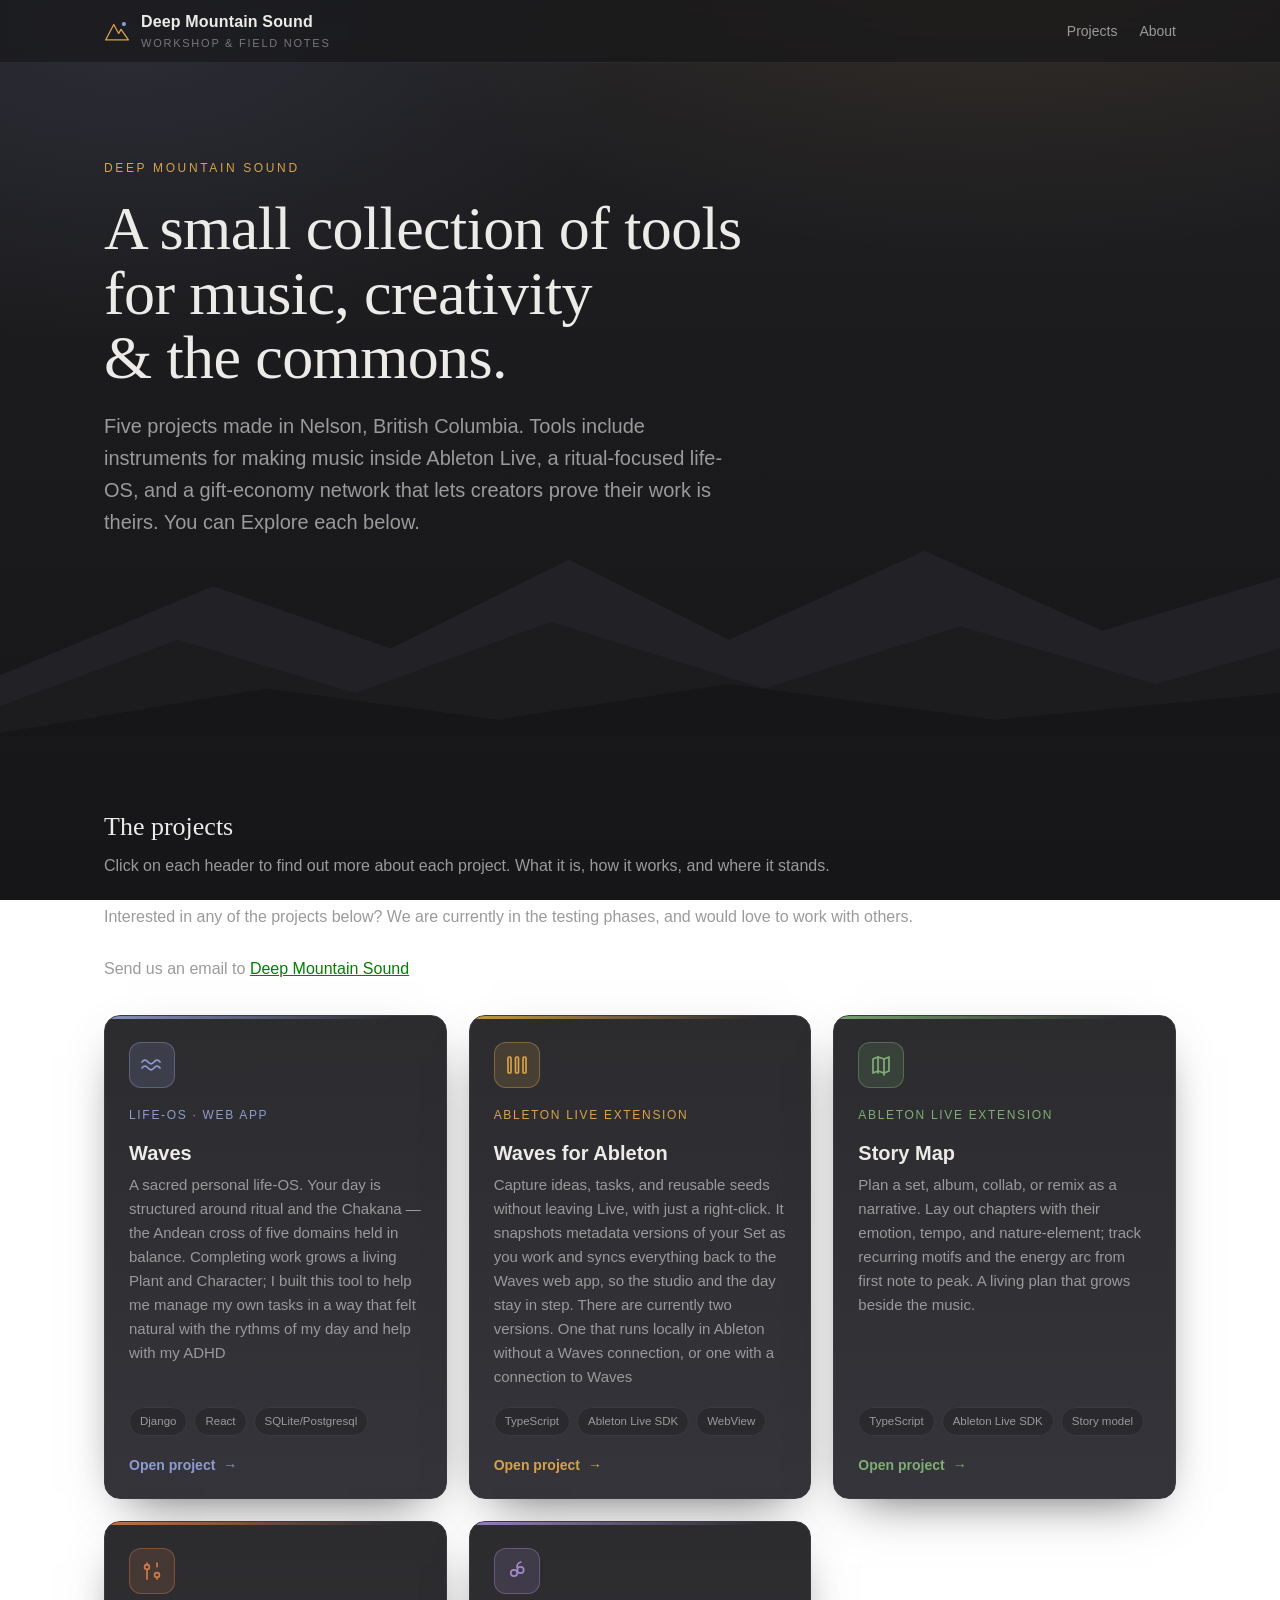
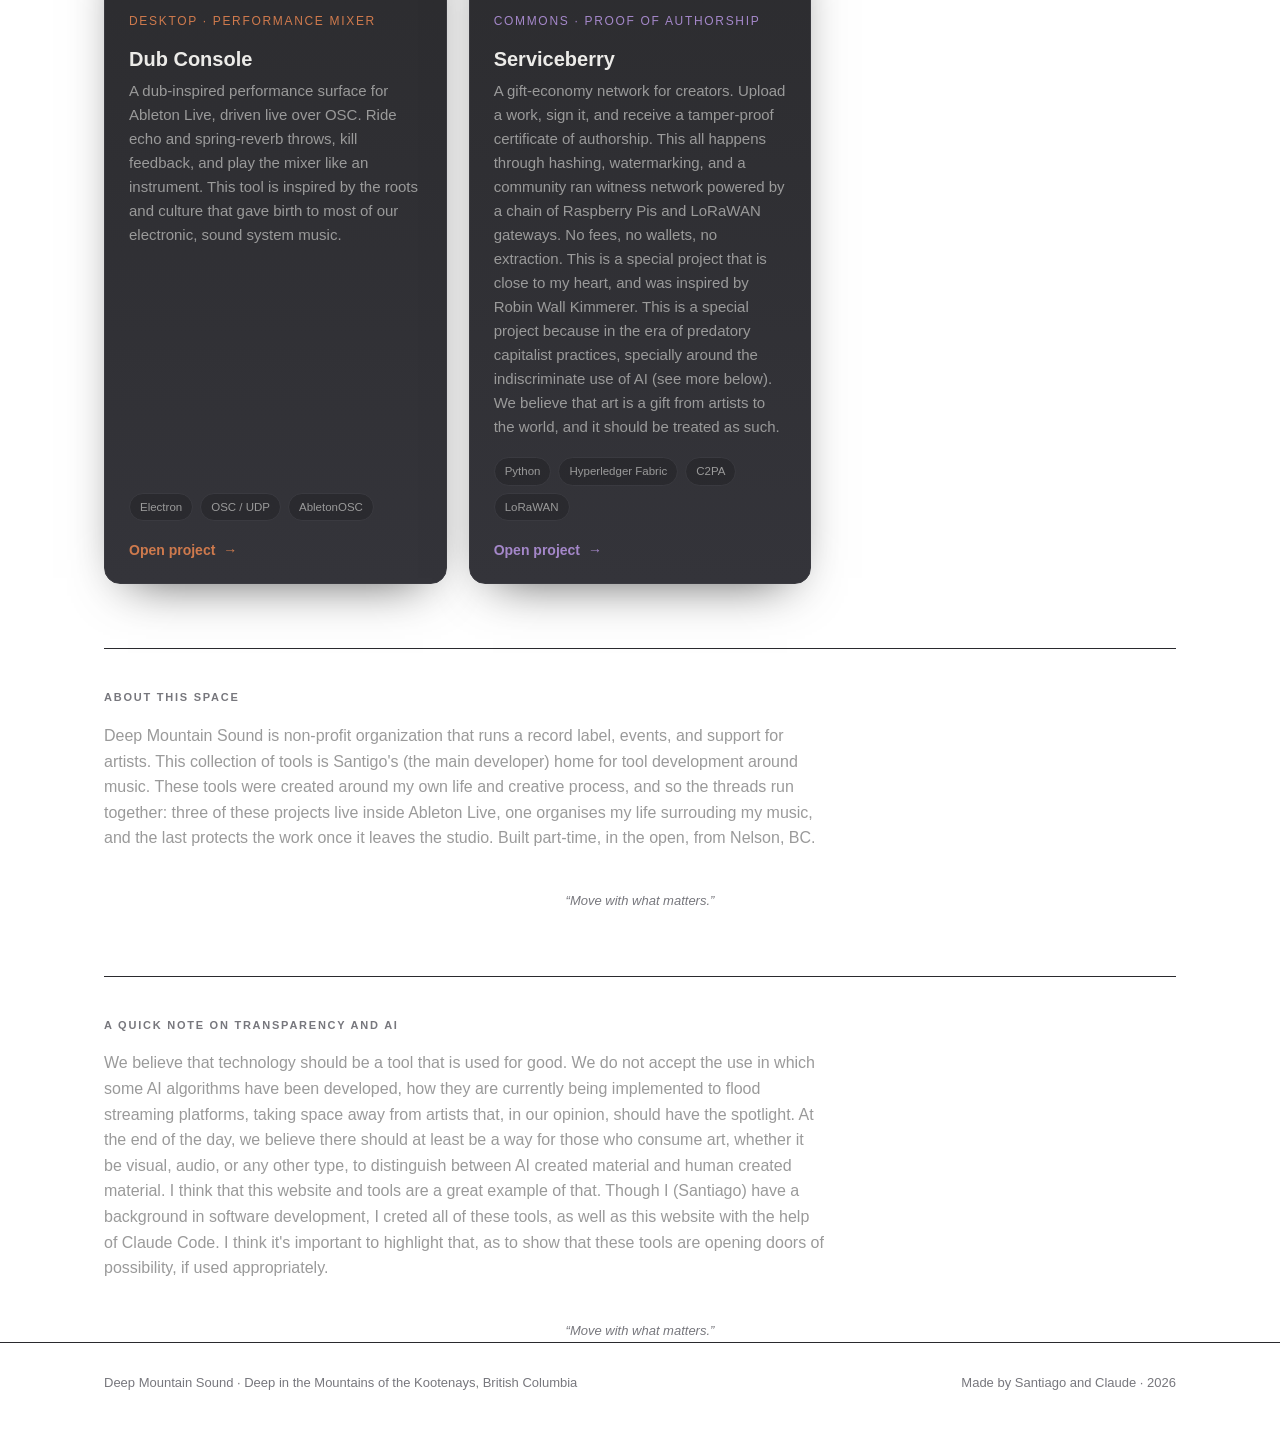
<file: index.html>
<!doctype html>
<html lang="en">
<head>
<meta charset="utf-8" />
<meta name="viewport" content="width=device-width, initial-scale=1" />
<title>Deep Mountain Sound — Projects</title>
<meta name="description" content="A small workshop of tools for music, creativity, and the commons — by Santi / Deep Mountain Sound." />
<link rel="preconnect" href="https://fonts.googleapis.com" />
<link rel="stylesheet" href="styles.css" />
<link rel="icon" href="data:image/svg+xml,%3Csvg xmlns='http://www.w3.org/2000/svg' viewBox='0 0 32 32'%3E%3Cpath d='M2 26L11 9l6 10 3-5 10 12z' fill='%23d8a24a'/%3E%3C/svg%3E" />
</head>
<body>

<header class="topbar">
  <div class="wrap">
    <a class="brand" href="index.html">
      <svg class="mk" viewBox="0 0 32 32" aria-hidden="true">
        <path d="M2 27L12 8l6 11 3-5 9 13z" fill="none" stroke="#d8a24a" stroke-width="1.6" stroke-linejoin="round"/>
        <circle cx="24.5" cy="7.5" r="2.6" fill="#8f9bd0"/>
      </svg>
      <span>Deep Mountain Sound<small>workshop &amp; field notes</small></span>
    </a>
    <nav class="topnav">
      <a href="#projects">Projects</a>
      <a href="#about">About</a>
    </nav>
  </div>
</header>

<section class="hero">
  <div class="wrap">
    <p class="eyebrow">Deep Mountain Sound</p>
    <h1>A small collection of tools<br/>for music, creativity<br/>&amp; the commons.</h1>
    <p class="lede">Five projects made in Nelson, British Columbia. Tools include instruments for making music inside Ableton Live, a ritual-focused life-OS, and a gift-economy network that lets creators prove their work is theirs. You can Explore each below.</p>
  </div>
  <!-- layered ridge -->
  <svg class="ridge" viewBox="0 0 1440 320" preserveAspectRatio="none" aria-hidden="true">
    <path d="M0 250 L240 150 L440 220 L640 120 L820 210 L1040 110 L1240 200 L1440 140 L1440 320 L0 320 Z" fill="#232327" opacity="0.9"/>
    <path d="M0 285 L200 210 L400 270 L620 190 L860 265 L1080 195 L1300 260 L1440 220 L1440 320 L0 320 Z" fill="#1c1c1f"/>
    <path d="M0 315 L300 265 L560 300 L820 260 L1120 300 L1440 270 L1440 320 L0 320 Z" fill="#161618"/>
  </svg>
</section>

<main class="wrap" id="projects">

  <div class="section-head">
    <h2>The projects</h2>
    <p>Click on each header to find out more about each project. What it is, how it works, and where it stands.</p>
    <br/>
    <p>Interested in any of the projects below? We are currently in the testing phases, and would love to work with others.</p>
    <br/>
    <p>Send us an email to <a href="mailto:bass@deepmountainsound.ca" style="color: green; text-decoration: underline;">Deep Mountain Sound</a></p>
  </div>

  <div class="cards">

    <!-- Waves -->
    <a class="card a-moon" href="waves.html">
      <div class="glyph" aria-hidden="true">
        <svg width="24" height="24" viewBox="0 0 24 24" fill="none" stroke="currentColor" stroke-width="1.7" stroke-linecap="round">
          <path d="M2 9c2-2.4 4-2.4 6 0s4 2.4 6 0 4-2.4 6 0"/>
          <path d="M2 15c2-2.4 4-2.4 6 0s4 2.4 6 0 4-2.4 6 0"/>
        </svg>
      </div>
      <p class="kicker">Life-OS · Web app</p>
      <h3>Waves</h3>
      <p>A sacred personal life-OS. Your day is structured around ritual and the Chakana — the Andean cross of five domains held in balance. Completing work grows a living Plant and Character; I built this tool to help me manage my own tasks in a way that felt natural with the rythms of my day and help with my ADHD</p>
      <div class="tags"><span class="tag">Django</span><span class="tag">React</span><span class="tag">SQLite/Postgresql</span></div>
      <span class="go">Open project <span class="arr">→</span></span>
    </a>

    <!-- Waves for Ableton -->
    <a class="card a-amber" href="waves-ableton.html">
      <div class="glyph" aria-hidden="true">
        <svg width="24" height="24" viewBox="0 0 24 24" fill="none" stroke="currentColor" stroke-width="1.7" stroke-linecap="round">
          <rect x="3" y="4" width="3" height="16" rx="1"/><rect x="10.5" y="4" width="3" height="16" rx="1"/><rect x="18" y="4" width="3" height="16" rx="1"/>
        </svg>
      </div>
      <p class="kicker">Ableton Live extension</p>
      <h3>Waves for Ableton</h3>
      <p>Capture ideas, tasks, and reusable seeds without leaving Live, with just a right-click. It snapshots metadata versions of your Set as you work and syncs everything back to the Waves web app, so the studio and the day stay in step. There are currently two versions. One that runs locally in Ableton without a Waves connection, or one with a connection to Waves</p>
      <div class="tags"><span class="tag">TypeScript</span><span class="tag">Ableton Live SDK</span><span class="tag">WebView</span></div>
      <span class="go">Open project <span class="arr">→</span></span>
    </a>

    <!-- Story Map -->
    <a class="card a-moss" href="storymap.html">
      <div class="glyph" aria-hidden="true">
        <svg width="24" height="24" viewBox="0 0 24 24" fill="none" stroke="currentColor" stroke-width="1.7" stroke-linecap="round" stroke-linejoin="round">
          <path d="M4 20V6l5-2 6 2 5-2v14l-5 2-6-2-5 2z"/><path d="M9 4v16M15 6v16"/>
        </svg>
      </div>
      <p class="kicker">Ableton Live extension</p>
      <h3>Story Map</h3>
      <p>Plan a set, album, collab, or remix as a narrative. Lay out chapters with their emotion, tempo, and nature-element; track recurring motifs and the energy arc from first note to peak. A living plan that grows beside the music.</p>
      <div class="tags"><span class="tag">TypeScript</span><span class="tag">Ableton Live SDK</span><span class="tag">Story model</span></div>
      <span class="go">Open project <span class="arr">→</span></span>
    </a>

    <!-- Dub Console -->
    <a class="card a-rust" href="dub-console.html">
      <div class="glyph" aria-hidden="true">
        <svg width="24" height="24" viewBox="0 0 24 24" fill="none" stroke="currentColor" stroke-width="1.7" stroke-linecap="round">
          <circle cx="7" cy="8" r="2.4"/><circle cx="17" cy="16" r="2.4"/>
          <path d="M7 10.4V20M7 4v1.6M17 4v3.6M17 18.4V20"/>
        </svg>
      </div>
      <p class="kicker">Desktop · Performance mixer</p>
      <h3>Dub Console</h3>
      <p>A dub-inspired performance surface for Ableton Live, driven live over OSC. Ride echo and spring-reverb throws, kill feedback, and play the mixer like an instrument. This tool is inspired by the roots and culture that gave birth to most of our electronic, sound system music.</p>
      <div class="tags"><span class="tag">Electron</span><span class="tag">OSC / UDP</span><span class="tag">AbletonOSC</span></div>
      <span class="go">Open project <span class="arr">→</span></span>
    </a>

    <!-- Serviceberry -->
    <a class="card a-berry" href="serviceberry.html">
      <div class="glyph" aria-hidden="true">
        <svg width="24" height="24" viewBox="0 0 24 24" fill="none" stroke="currentColor" stroke-width="1.7" stroke-linecap="round" stroke-linejoin="round">
          <circle cx="9" cy="14" r="3.2"/><circle cx="15.5" cy="11" r="3.2"/><path d="M12 8.2C12 5 13.5 3.5 16 3"/>
        </svg>
      </div>
      <p class="kicker">Commons · Proof of authorship</p>
      <h3>Serviceberry</h3>
      <p>A gift-economy network for creators. Upload a work, sign it, and receive a tamper-proof certificate of authorship. This all happens through hashing, watermarking, and a community ran witness network powered by a chain of Raspberry Pis and LoRaWAN gateways. No fees, no wallets, no extraction. This is a special project that is close to my heart, and was inspired by Robin Wall Kimmerer. This is a special project because in the era of predatory capitalist practices, specially around the indiscriminate use of AI (see more below). We believe that art is a gift from artists to the world, and it should be treated as such.</p>
      <div class="tags"><span class="tag">Python</span><span class="tag">Hyperledger Fabric</span><span class="tag">C2PA</span><span class="tag">LoRaWAN</span></div>
      <span class="go">Open project <span class="arr">→</span></span>
    </a>

  </div>

  <section id="about" class="more" style="margin-top:64px;">
    <h4>About this space</h4>
    <p style="color:var(--muted); max-width:720px; margin:0 0 6px;">
      Deep Mountain Sound is non-profit organization that runs a record label, events, and support for artists. This collection of tools is Santigo's (the main developer) home for tool development around music. These tools were created around my own life and creative process, and so the threads run together:
      three of these projects live inside Ableton Live, one organises my life surrouding my music,
      and the last protects the work once it leaves the studio. Built part-time, in the open, from Nelson, BC.
    </p>
    <p class="divider-note">“Move with what matters.”</p>
  </section>

  <section id="about" class="more" style="margin-top:64px;">
    <h4>A quick note on transparency and AI</h4>
    <p style="color:var(--muted); max-width:720px; margin:0 0 6px;">
      We believe that technology should be a tool that is used for good. We do not accept the use in which some AI algorithms have been developed, how they are currently being implemented to flood streaming platforms, taking space away from artists that, in our opinion, should have the spotlight. 
      At the end of the day, we believe there should at least be a way for those who consume art, whether it be visual, audio, or any other type, to distinguish between AI created material and human created material.
      I think that this website and tools are a great example of that. Though I (Santiago) have a background in software development, I creted all of these tools, as well as this website with the help of Claude Code. I think it's important to highlight that, as to show that these tools are opening doors of possibility, if used appropriately.
    </p>
    <p class="divider-note">“Move with what matters.”</p>
  </section>

</main>

<footer class="site">
  <div class="wrap">
    <span>Deep Mountain Sound · Deep in the Mountains of the Kootenays, British Columbia</span>
    <span>Made by Santiago and Claude · 2026</span>
  </div>
</footer>

</body>
</html>
</file>
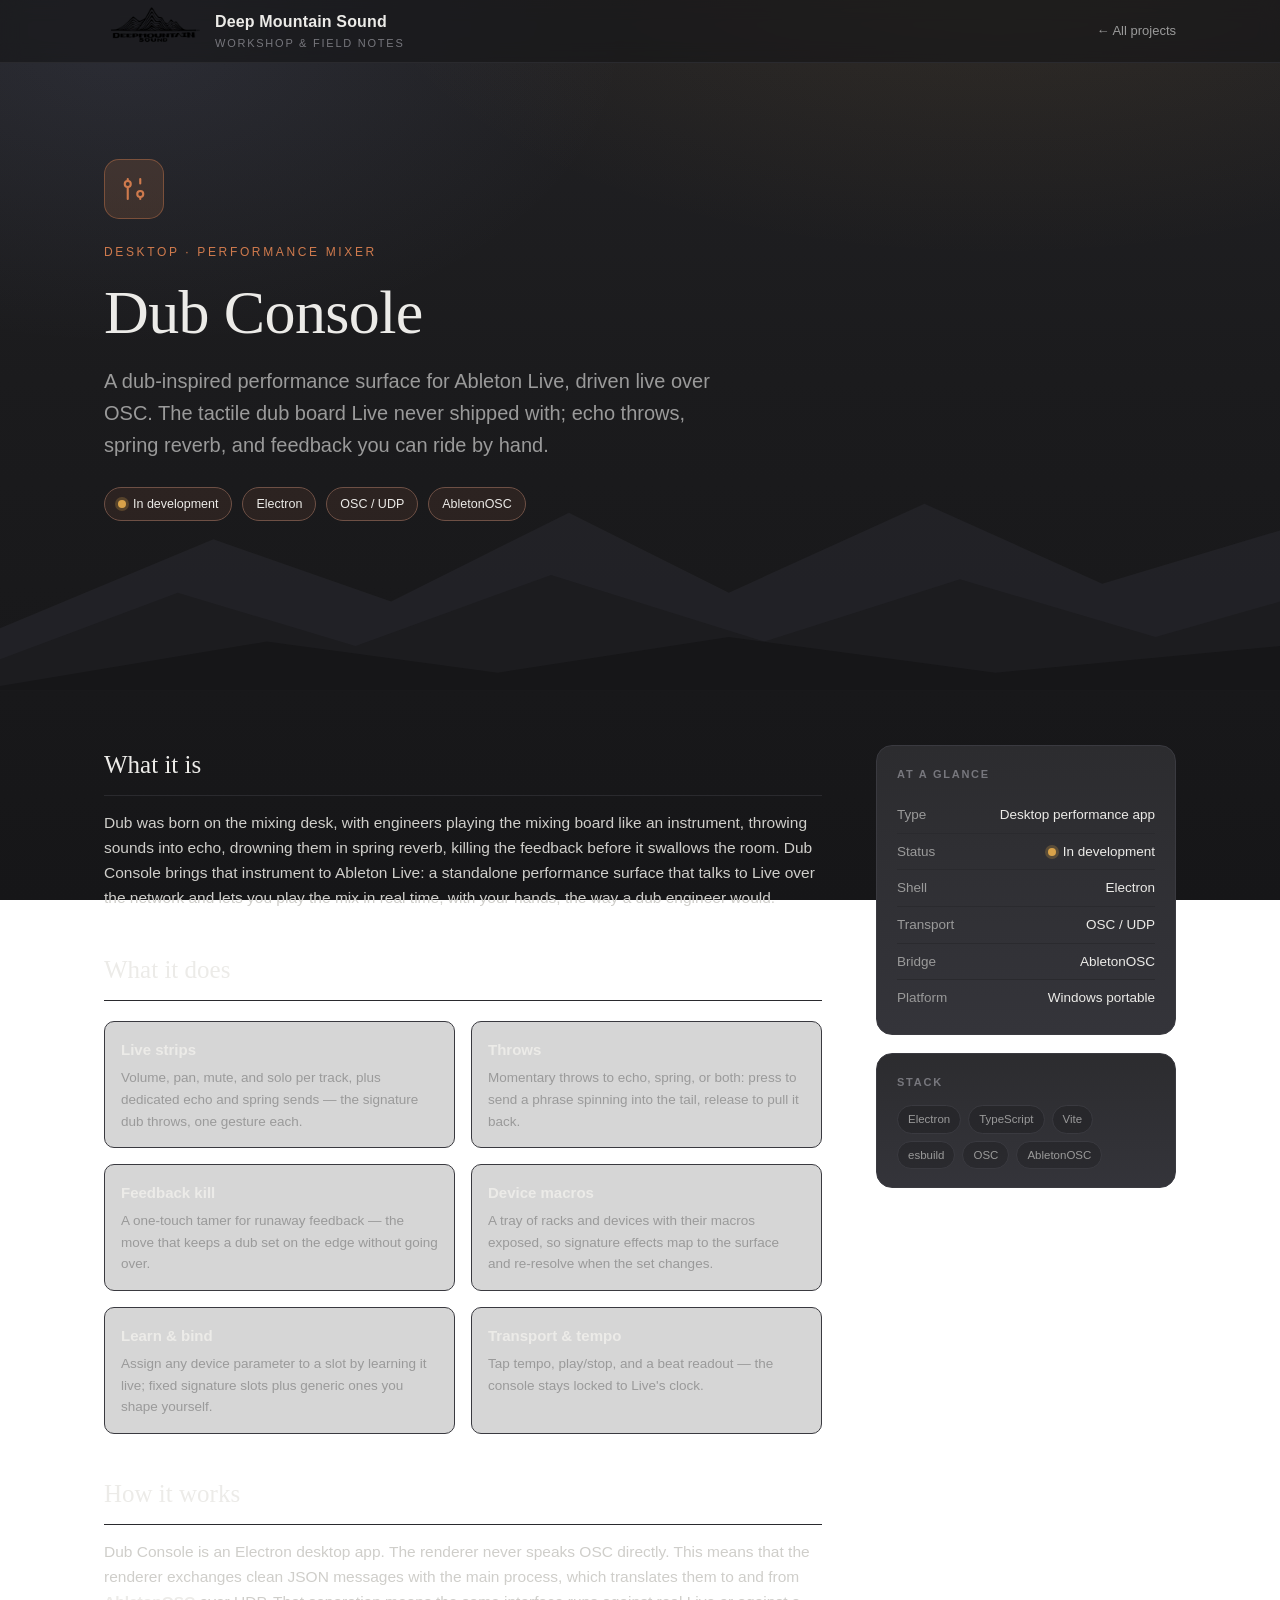
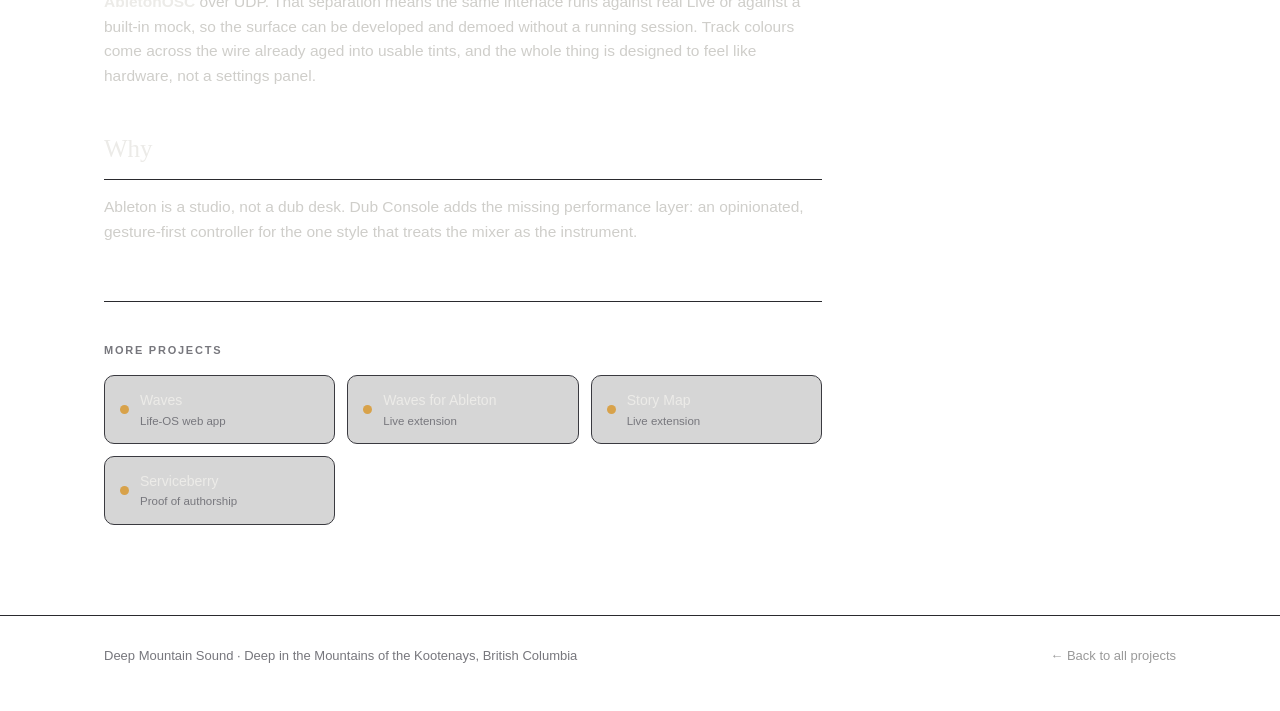
<file: dub-console.html>
<!doctype html>
<html lang="en">
<head>
<meta charset="utf-8" />
<meta name="viewport" content="width=device-width, initial-scale=1" />
<title>Dub Console — Deep Mountain Sound</title>
<meta name="description" content="A dub-inspired performance mixer for Ableton Live, driven live over OSC." />
<link rel="stylesheet" href="styles.css" />
</head>
<body>

<header class="topbar">
  <div class="wrap">
    <a class="brand" href="index.html">
      <img src="./DeepLogo.png" style="width: 100px;" />
      <span>Deep Mountain Sound<small>workshop &amp; field notes</small></span>
    </a>
    <a class="back-link" href="index.html">← All projects</a>
  </div>
</header>

<section class="hero project-hero" style="--accent: var(--rust); padding-bottom:170px;">
  <div class="wrap">
    <div class="glyph-lg" aria-hidden="true">
      <svg width="30" height="30" viewBox="0 0 24 24" fill="none" stroke="currentColor" stroke-width="1.7" stroke-linecap="round">
        <circle cx="7" cy="8" r="2.4"/><circle cx="17" cy="16" r="2.4"/><path d="M7 10.4V20M7 4v1.6M17 4v3.6M17 18.4V20"/>
      </svg>
    </div>
    <p class="eyebrow">Desktop · Performance mixer</p>
    <h1>Dub Console</h1>
    <p class="lede">A dub-inspired performance surface for Ableton Live, driven live over OSC. The tactile dub board Live never shipped with; echo throws, spring reverb, and feedback you can ride by hand.</p>
    <div class="meta-row">
      <span class="pill"><span class="status-dot dot-build"></span>In development</span>
      <span class="pill">Electron</span>
      <span class="pill">OSC / UDP</span>
      <span class="pill">AbletonOSC</span>
    </div>
  </div>
  <svg class="ridge" viewBox="0 0 1440 320" preserveAspectRatio="none" aria-hidden="true">
    <path d="M0 250 L240 150 L440 220 L640 120 L820 210 L1040 110 L1240 200 L1440 140 L1440 320 L0 320 Z" fill="#232327" opacity="0.9"/>
    <path d="M0 285 L200 210 L400 270 L620 190 L860 265 L1080 195 L1300 260 L1440 220 L1440 320 L0 320 Z" fill="#1c1c1f"/>
    <path d="M0 315 L300 265 L560 300 L820 260 L1120 300 L1440 270 L1440 320 L0 320 Z" fill="#161618"/>
  </svg>
</section>

<div class="content" style="--accent: var(--rust);">
  <div class="wrap">
    <article class="prose">
      <h2>What it is</h2>
      <p>Dub was born on the mixing desk, with engineers playing the mixing board like an instrument, throwing sounds into echo, drowning them in spring reverb, killing the feedback before it swallows the room. Dub Console brings that instrument to Ableton Live: a standalone performance surface that talks to Live over the network and lets you play the mix in real time, with your hands, the way a dub engineer would.</p>

      <h2>What it does</h2>
      <div class="feature-grid">
        <div class="feature"><h4>Live strips</h4><p>Volume, pan, mute, and solo per track, plus dedicated echo and spring sends — the signature dub throws, one gesture each.</p></div>
        <div class="feature"><h4>Throws</h4><p>Momentary throws to echo, spring, or both: press to send a phrase spinning into the tail, release to pull it back.</p></div>
        <div class="feature"><h4>Feedback kill</h4><p>A one-touch tamer for runaway feedback — the move that keeps a dub set on the edge without going over.</p></div>
        <div class="feature"><h4>Device macros</h4><p>A tray of racks and devices with their macros exposed, so signature effects map to the surface and re-resolve when the set changes.</p></div>
        <div class="feature"><h4>Learn &amp; bind</h4><p>Assign any device parameter to a slot by learning it live; fixed signature slots plus generic ones you shape yourself.</p></div>
        <div class="feature"><h4>Transport &amp; tempo</h4><p>Tap tempo, play/stop, and a beat readout — the console stays locked to Live's clock.</p></div>
      </div>

      <h2>How it works</h2>
      <p>Dub Console is an Electron desktop app. The renderer never speaks OSC directly. This means that the renderer exchanges clean JSON messages with the main process, which translates them to and from <strong>AbletonOSC</strong> over UDP. That separation means the same interface runs against real Live or against a built-in mock, so the surface can be developed and demoed without a running session. Track colours come across the wire already aged into usable tints, and the whole thing is designed to feel like hardware, not a settings panel.</p>

      <h2>Why</h2>
      <p>Ableton is a studio, not a dub desk. Dub Console adds the missing performance layer: an opinionated, gesture-first controller for the one style that treats the mixer as the instrument.</p>
    </article>

    <aside class="side">
      <div class="side-card">
        <h4>At a glance</h4>
        <div class="kv"><span class="k">Type</span><span class="v">Desktop performance app</span></div>
        <div class="kv"><span class="k">Status</span><span class="v"><span class="status-dot dot-build"></span>In development</span></div>
        <div class="kv"><span class="k">Shell</span><span class="v">Electron</span></div>
        <div class="kv"><span class="k">Transport</span><span class="v">OSC / UDP</span></div>
        <div class="kv"><span class="k">Bridge</span><span class="v">AbletonOSC</span></div>
        <div class="kv"><span class="k">Platform</span><span class="v">Windows portable</span></div>
      </div>
      <div class="side-card">
        <h4>Stack</h4>
        <div class="stacklist">
          <span class="tag">Electron</span><span class="tag">TypeScript</span><span class="tag">Vite</span>
          <span class="tag">esbuild</span><span class="tag">OSC</span><span class="tag">AbletonOSC</span>
        </div>
      </div>
    </aside>
  </div>

  <div class="wrap">
    <div class="more">
      <h4>More projects</h4>
      <div class="more-grid">
        <a class="more-item a-moon" href="waves.html"><span class="d"></span><span>Waves<small>Life-OS web app</small></span></a>
        <a class="more-item a-amber" href="waves-ableton.html"><span class="d"></span><span>Waves for Ableton<small>Live extension</small></span></a>
        <a class="more-item a-moss" href="storymap.html"><span class="d"></span><span>Story Map<small>Live extension</small></span></a>
        <a class="more-item a-berry" href="serviceberry.html"><span class="d"></span><span>Serviceberry<small>Proof of authorship</small></span></a>
      </div>
    </div>
  </div>
</div>

<footer class="site">
  <div class="wrap">
    <span>Deep Mountain Sound · Deep in the Mountains of the Kootenays, British Columbia</span>
    <span><a href="index.html" style="color:var(--muted);">← Back to all projects</a></span>
  </div>
</footer>

</body>
</html>
</file>
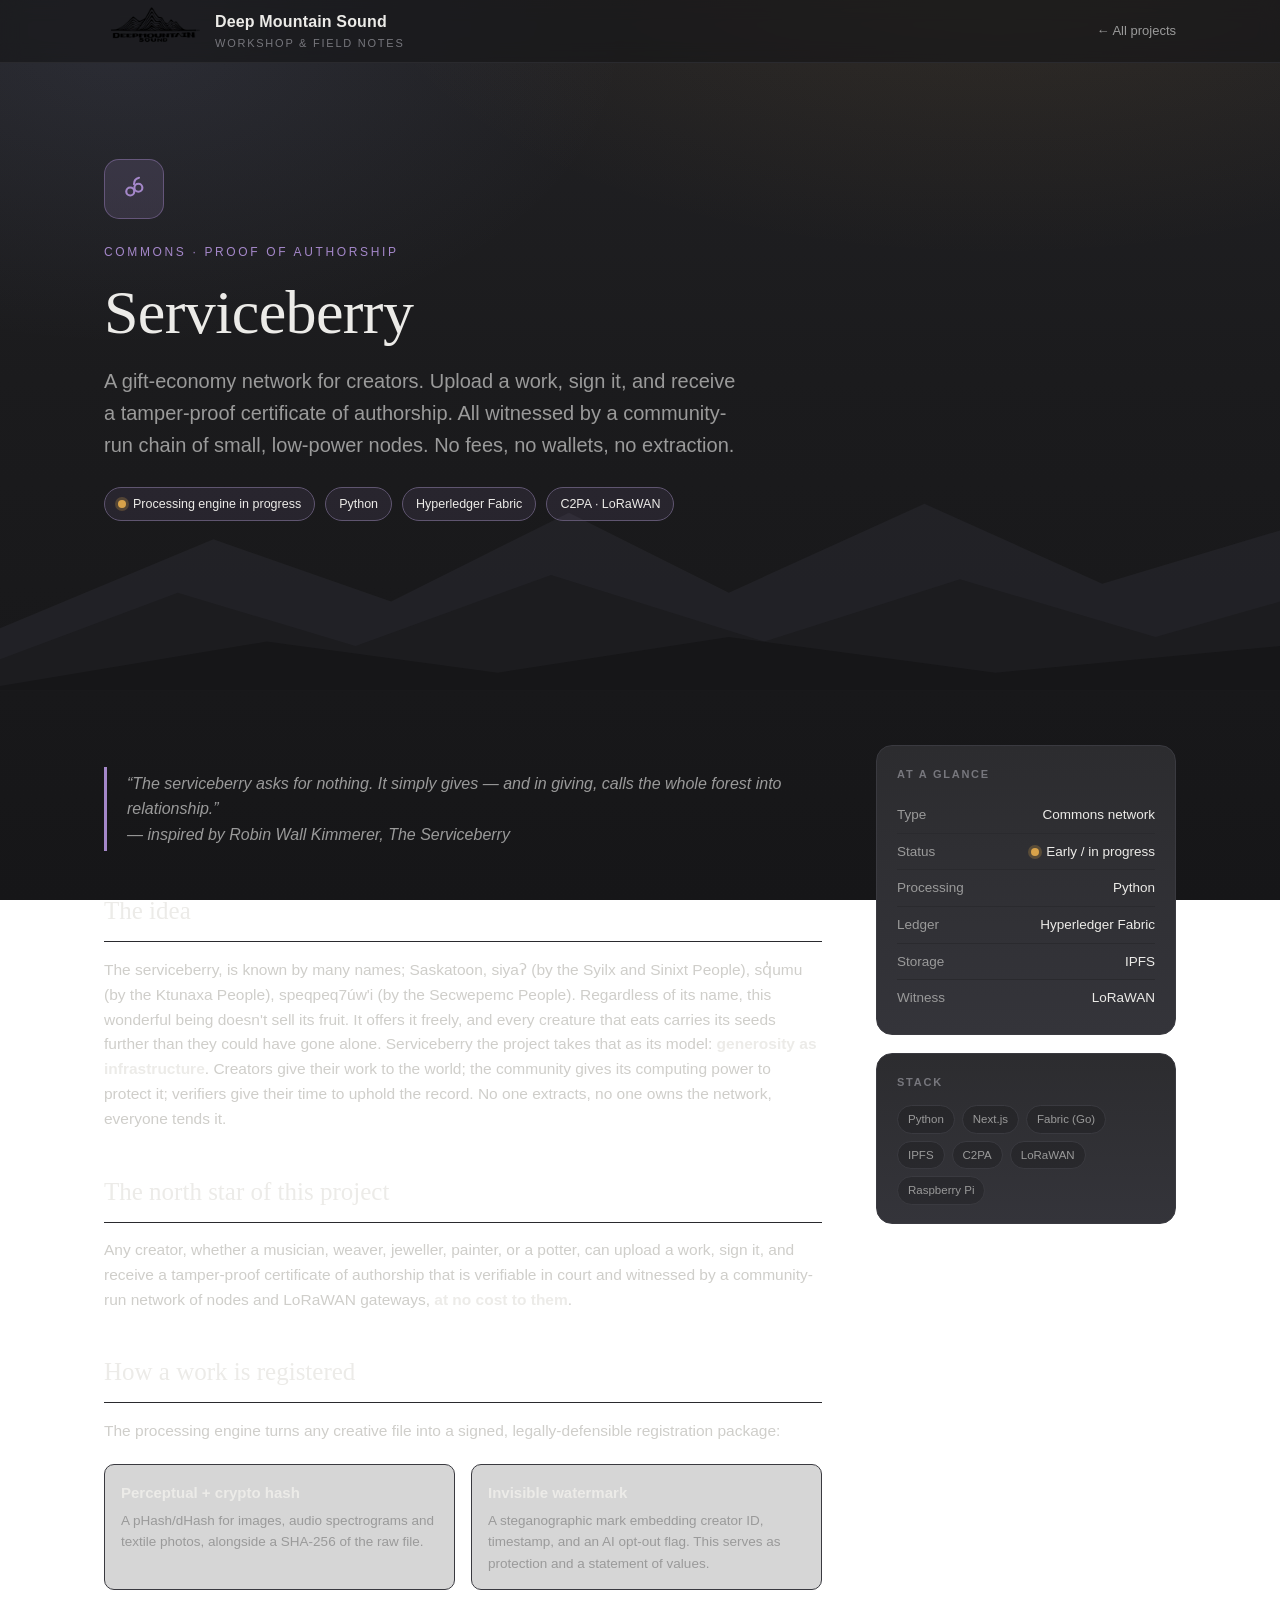
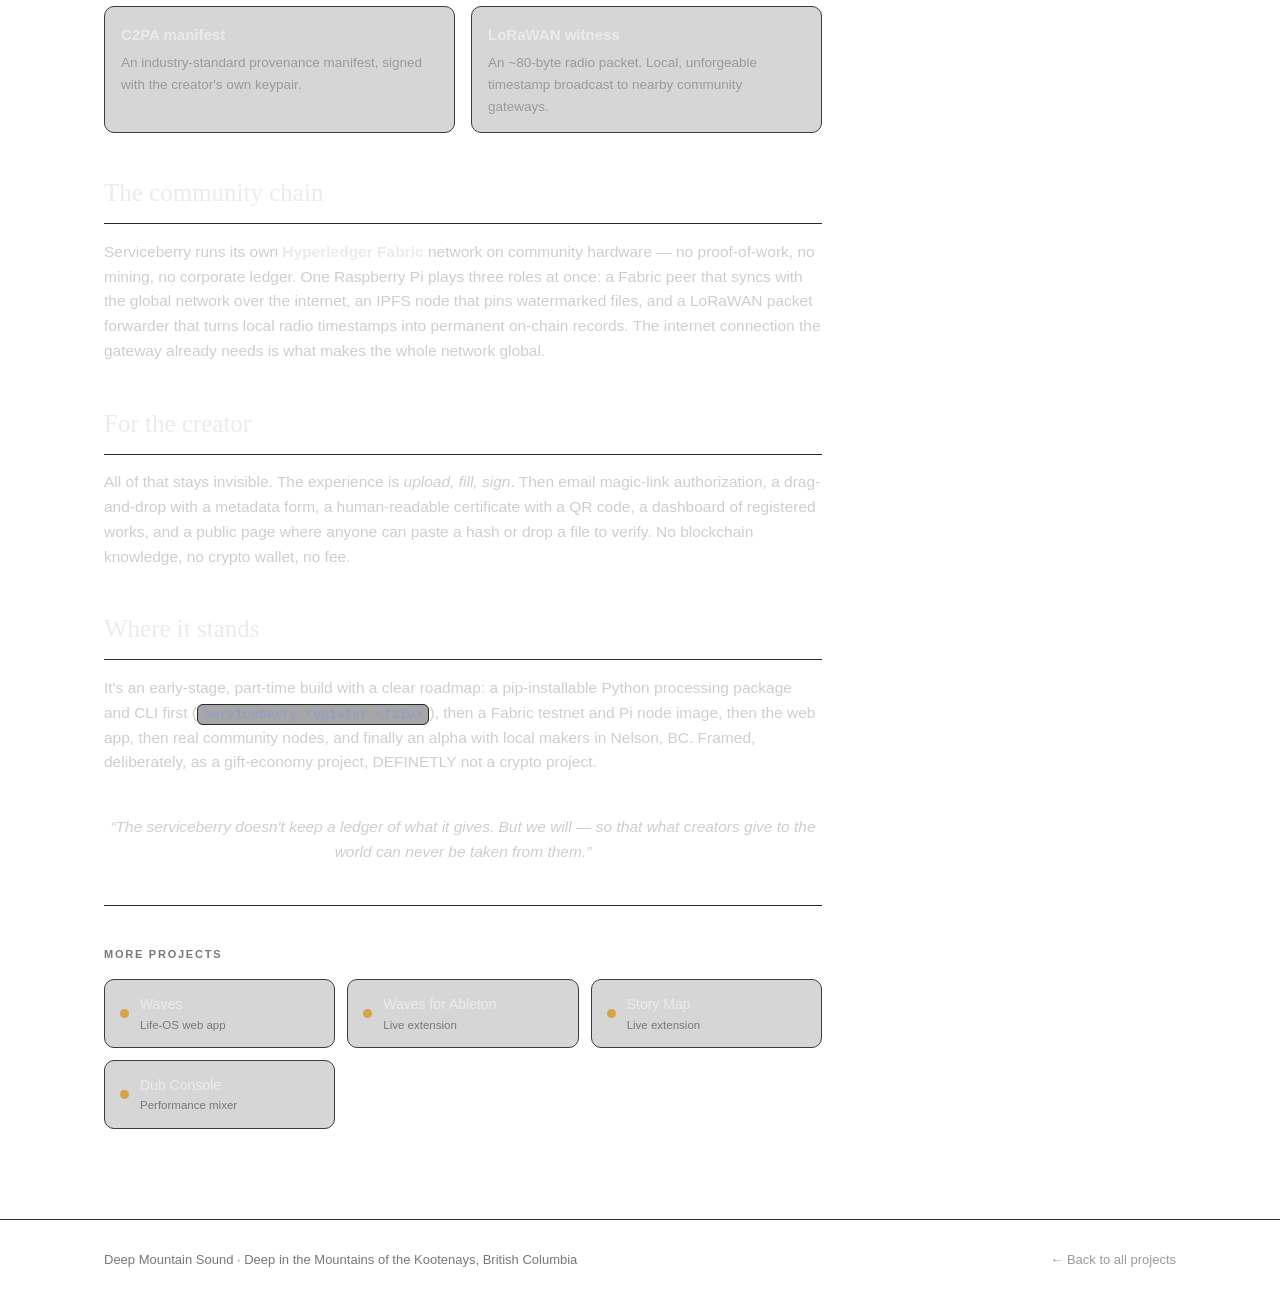
<file: serviceberry.html>
<!doctype html>
<html lang="en">
<head>
<meta charset="utf-8" />
<meta name="viewport" content="width=device-width, initial-scale=1" />
<title>Serviceberry — Deep Mountain Sound</title>
<meta name="description" content="A gift-economy network that gives creators a tamper-proof, community-witnessed certificate of authorship — no fees, no wallets." />
<link rel="stylesheet" href="styles.css" />
<link rel="icon" href="data:image/svg+xml,%3Csvg xmlns='http://www.w3.org/2000/svg' viewBox='0 0 32 32'%3E%3Cpath d='M2 26L11 9l6 10 3-5 10 12z' fill='%23a487c9'/%3E%3C/svg%3E" />
</head>
<body>

<header class="topbar">
  <div class="wrap">
    <a class="brand" href="index.html">
      <img src="./DeepLogo.png" style="width: 100px;" />
      <span>Deep Mountain Sound<small>workshop &amp; field notes</small></span>
    </a>
    <a class="back-link" href="index.html">← All projects</a>
  </div>
</header>

<section class="hero project-hero" style="--accent: var(--berry); padding-bottom:170px;">
  <div class="wrap">
    <div class="glyph-lg" aria-hidden="true">
      <svg width="30" height="30" viewBox="0 0 24 24" fill="none" stroke="currentColor" stroke-width="1.7" stroke-linecap="round" stroke-linejoin="round">
        <circle cx="9" cy="14" r="3.2"/><circle cx="15.5" cy="11" r="3.2"/><path d="M12 8.2C12 5 13.5 3.5 16 3"/>
      </svg>
    </div>
    <p class="eyebrow">Commons · Proof of authorship</p>
    <h1>Serviceberry</h1>
    <p class="lede">A gift-economy network for creators. Upload a work, sign it, and receive a tamper-proof certificate of authorship. All witnessed by a community-run chain of small, low-power nodes. No fees, no wallets, no extraction.</p>
    <div class="meta-row">
      <span class="pill"><span class="status-dot dot-build"></span>Processing engine in progress</span>
      <span class="pill">Python</span>
      <span class="pill">Hyperledger Fabric</span>
      <span class="pill">C2PA · LoRaWAN</span>
    </div>
  </div>
  <svg class="ridge" viewBox="0 0 1440 320" preserveAspectRatio="none" aria-hidden="true">
    <path d="M0 250 L240 150 L440 220 L640 120 L820 210 L1040 110 L1240 200 L1440 140 L1440 320 L0 320 Z" fill="#232327" opacity="0.9"/>
    <path d="M0 285 L200 210 L400 270 L620 190 L860 265 L1080 195 L1300 260 L1440 220 L1440 320 L0 320 Z" fill="#1c1c1f"/>
    <path d="M0 315 L300 265 L560 300 L820 260 L1120 300 L1440 270 L1440 320 L0 320 Z" fill="#161618"/>
  </svg>
</section>

<div class="content" style="--accent: var(--berry);">
  <div class="wrap">
    <article class="prose">
      <blockquote>“The serviceberry asks for nothing. It simply gives — and in giving, calls the whole forest into relationship.” <br/>— inspired by Robin Wall Kimmerer, <em>The Serviceberry</em></blockquote>

      <h2>The idea</h2>
      <p>The serviceberry, is known by many names; Saskatoon, siyaʔ (by the Syilx and Sinixt People), sq̓umu (by the Ktunaxa People), speqpeq7úw'i (by the Secwepemc People). Regardless of its name, this wonderful being doesn't sell its fruit. It offers it freely, and every creature that eats carries its seeds further than they could have gone alone. Serviceberry the project takes that as its model: <strong>generosity as infrastructure</strong>. Creators give their work to the world; the community gives its computing power to protect it; verifiers give their time to uphold the record. No one extracts, no one owns the network, everyone tends it.</p>

      <h2>The north star of this project</h2>
      <p>Any creator, whether a musician, weaver, jeweller, painter, or a potter, can upload a work, sign it, and receive a tamper-proof certificate of authorship that is verifiable in court and witnessed by a community-run network of nodes and LoRaWAN gateways, <strong>at no cost to them</strong>.</p>

      <h2>How a work is registered</h2>
      <p>The processing engine turns any creative file into a signed, legally-defensible registration package:</p>
      <div class="feature-grid">
        <div class="feature"><h4>Perceptual + crypto hash</h4><p>A pHash/dHash for images, audio spectrograms and textile photos, alongside a SHA-256 of the raw file.</p></div>
        <div class="feature"><h4>Invisible watermark</h4><p>A steganographic mark embedding creator ID, timestamp, and an AI opt-out flag. This serves as protection and a statement of values.</p></div>
        <div class="feature"><h4>C2PA manifest</h4><p>An industry-standard provenance manifest, signed with the creator's own keypair.</p></div>
        <div class="feature"><h4>LoRaWAN witness</h4><p>An ~80-byte radio packet. Local, unforgeable timestamp broadcast to nearby community gateways.</p></div>
      </div>

      <h2>The community chain</h2>
      <p>Serviceberry runs its own <strong>Hyperledger Fabric</strong> network on community hardware — no proof-of-work, no mining, no corporate ledger. One Raspberry Pi plays three roles at once: a Fabric peer that syncs with the global network over the internet, an IPFS node that pins watermarked files, and a LoRaWAN packet forwarder that turns local radio timestamps into permanent on-chain records. The internet connection the gateway already needs is what makes the whole network global.</p>

      <h2>For the creator</h2>
      <p>All of that stays invisible. The experience is <em>upload, fill, sign</em>. Then email magic-link authorization, a drag-and-drop with a metadata form, a human-readable certificate with a QR code, a dashboard of registered works, and a public page where anyone can paste a hash or drop a file to verify. No blockchain knowledge, no crypto wallet, no fee.</p>

      <h2>Where it stands</h2>
      <p>It's an early-stage, part-time build with a clear roadmap: a pip-installable Python processing package and CLI first (<code>serviceberry register &lt;file&gt;</code>), then a Fabric testnet and Pi node image, then the web app, then real community nodes, and finally an alpha with local makers in Nelson, BC. Framed, deliberately, as a gift-economy project, DEFINETLY not a crypto project.</p>

      <p class="divider-note">“The serviceberry doesn't keep a ledger of what it gives. But we will — so that what creators give to the world can never be taken from them.”</p>
    </article>

    <aside class="side">
      <div class="side-card">
        <h4>At a glance</h4>
        <div class="kv"><span class="k">Type</span><span class="v">Commons network</span></div>
        <div class="kv"><span class="k">Status</span><span class="v"><span class="status-dot dot-build"></span>Early / in progress</span></div>
        <div class="kv"><span class="k">Processing</span><span class="v">Python</span></div>
        <div class="kv"><span class="k">Ledger</span><span class="v">Hyperledger Fabric</span></div>
        <div class="kv"><span class="k">Storage</span><span class="v">IPFS</span></div>
        <div class="kv"><span class="k">Witness</span><span class="v">LoRaWAN</span></div>
      </div>
      <div class="side-card">
        <h4>Stack</h4>
        <div class="stacklist">
          <span class="tag">Python</span><span class="tag">Next.js</span><span class="tag">Fabric (Go)</span>
          <span class="tag">IPFS</span><span class="tag">C2PA</span><span class="tag">LoRaWAN</span><span class="tag">Raspberry Pi</span>
        </div>
      </div>
    </aside>
  </div>

  <div class="wrap">
    <div class="more">
      <h4>More projects</h4>
      <div class="more-grid">
        <a class="more-item a-moon" href="waves.html"><span class="d"></span><span>Waves<small>Life-OS web app</small></span></a>
        <a class="more-item a-amber" href="waves-ableton.html"><span class="d"></span><span>Waves for Ableton<small>Live extension</small></span></a>
        <a class="more-item a-moss" href="storymap.html"><span class="d"></span><span>Story Map<small>Live extension</small></span></a>
        <a class="more-item a-rust" href="dub-console.html"><span class="d"></span><span>Dub Console<small>Performance mixer</small></span></a>
      </div>
    </div>
  </div>
</div>

<footer class="site">
  <div class="wrap">
    <span>Deep Mountain Sound · Deep in the Mountains of the Kootenays, British Columbia</span>
    <span><a href="index.html" style="color:var(--muted);">← Back to all projects</a></span>
  </div>
</footer>

</body>
</html>
</file>
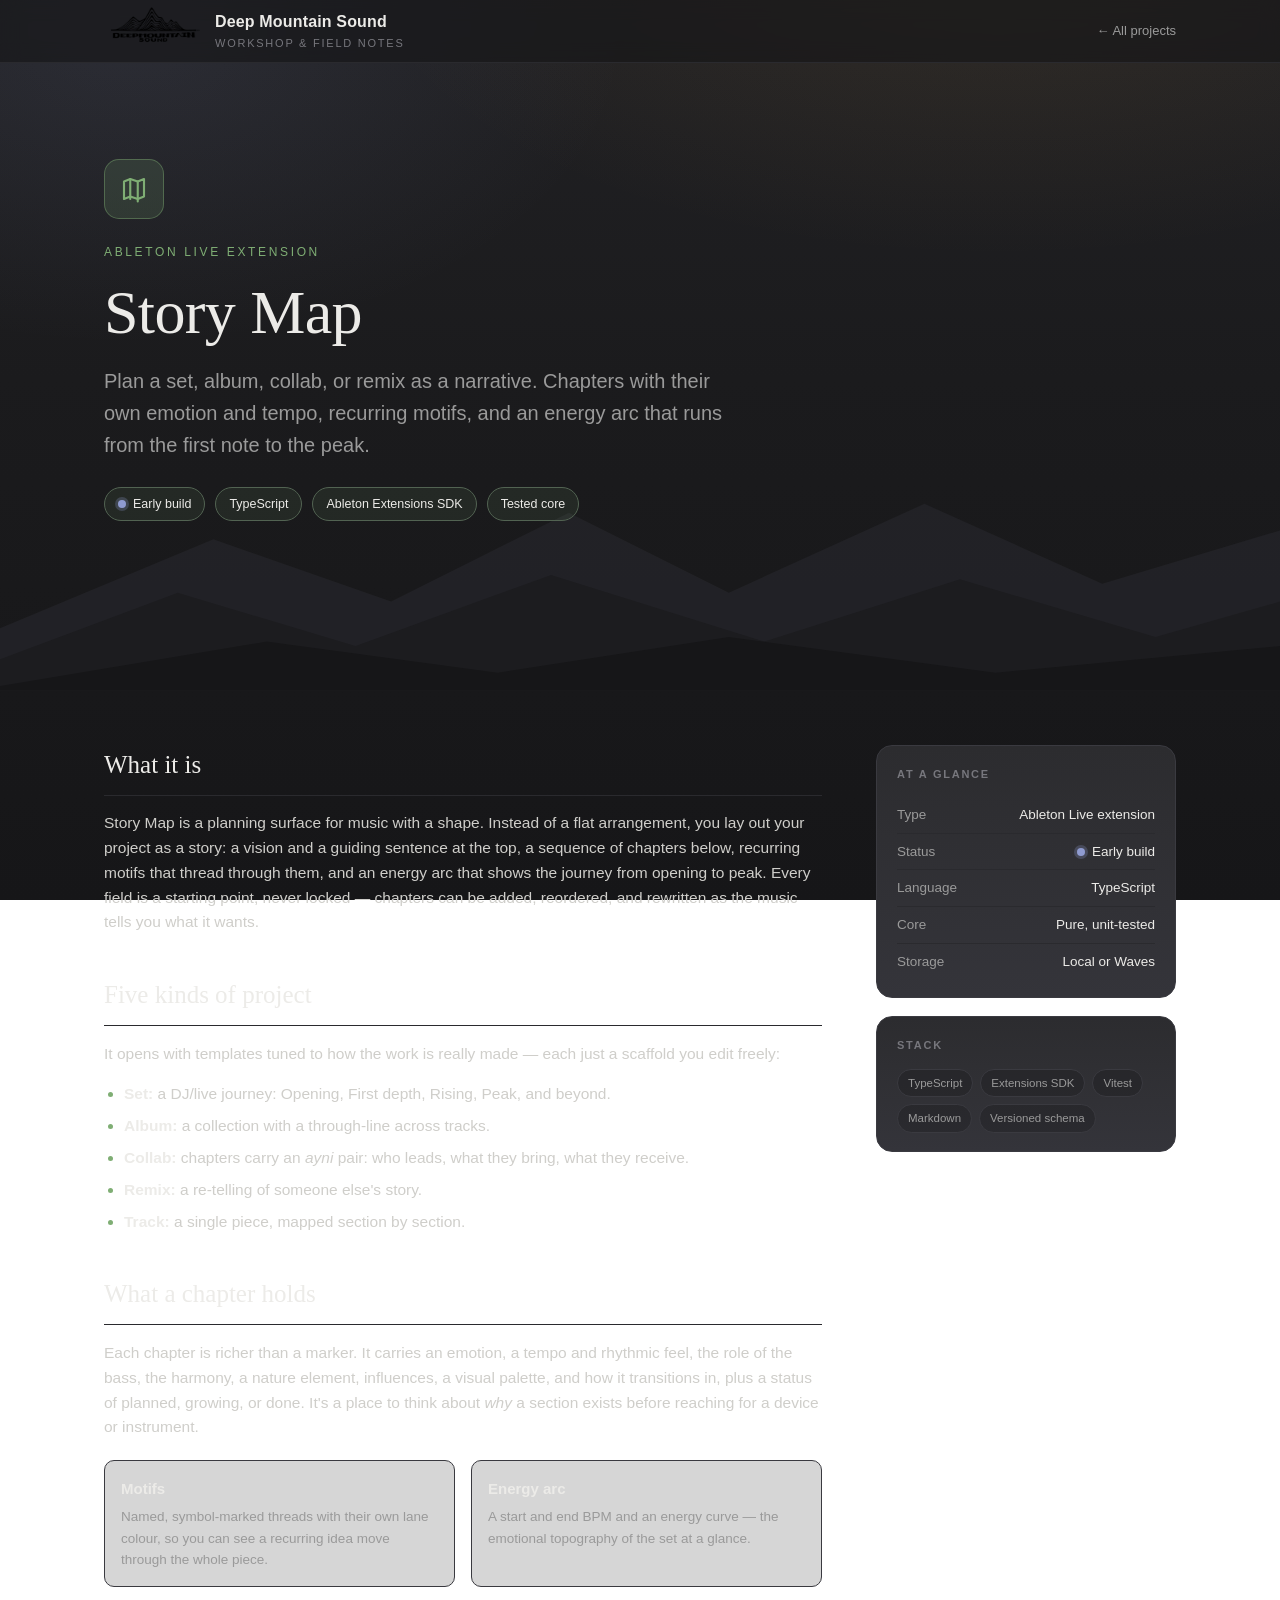
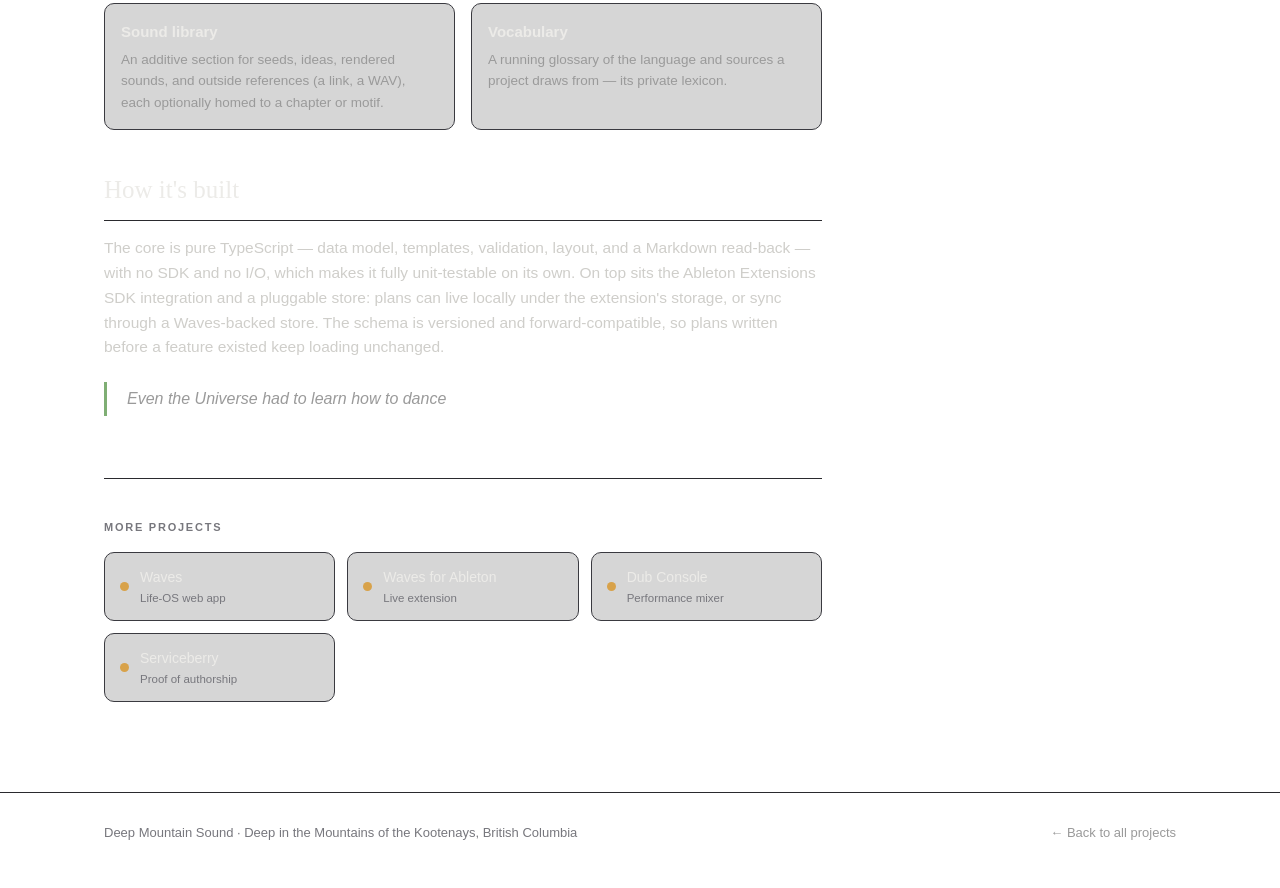
<file: storymap.html>
<!doctype html>
<html lang="en">
<head>
<meta charset="utf-8" />
<meta name="viewport" content="width=device-width, initial-scale=1" />
<title>Story Map — Deep Mountain Sound</title>
<meta name="description" content="Plan a set, album, collab or remix as a narrative — chapters, motifs, and an energy arc — inside Ableton Live." />
<link rel="stylesheet" href="styles.css" />
<link rel="icon" href="data:image/svg+xml,%3Csvg xmlns='http://www.w3.org/2000/svg' viewBox='0 0 32 32'%3E%3Cpath d='M2 26L11 9l6 10 3-5 10 12z' fill='%237fae74'/%3E%3C/svg%3E" />
</head>
<body>

<header class="topbar">
  <div class="wrap">
    <a class="brand" href="index.html">
     <img src="./DeepLogo.png" style="width: 100px;" />
      <span>Deep Mountain Sound<small>workshop &amp; field notes</small></span>
    </a>
    <a class="back-link" href="index.html">← All projects</a>
  </div>
</header>

<section class="hero project-hero" style="--accent: var(--moss); padding-bottom:170px;">
  <div class="wrap">
    <div class="glyph-lg" aria-hidden="true">
      <svg width="30" height="30" viewBox="0 0 24 24" fill="none" stroke="currentColor" stroke-width="1.7" stroke-linecap="round" stroke-linejoin="round">
        <path d="M4 20V6l5-2 6 2 5-2v14l-5 2-6-2-5 2z"/><path d="M9 4v16M15 6v16"/>
      </svg>
    </div>
    <p class="eyebrow">Ableton Live extension</p>
    <h1>Story Map</h1>
    <p class="lede">Plan a set, album, collab, or remix as a narrative. Chapters with their own emotion and tempo, recurring motifs, and an energy arc that runs from the first note to the peak.</p>
    <div class="meta-row">
      <span class="pill"><span class="status-dot dot-early"></span>Early build</span>
      <span class="pill">TypeScript</span>
      <span class="pill">Ableton Extensions SDK</span>
      <span class="pill">Tested core</span>
    </div>
  </div>
  <svg class="ridge" viewBox="0 0 1440 320" preserveAspectRatio="none" aria-hidden="true">
    <path d="M0 250 L240 150 L440 220 L640 120 L820 210 L1040 110 L1240 200 L1440 140 L1440 320 L0 320 Z" fill="#232327" opacity="0.9"/>
    <path d="M0 285 L200 210 L400 270 L620 190 L860 265 L1080 195 L1300 260 L1440 220 L1440 320 L0 320 Z" fill="#1c1c1f"/>
    <path d="M0 315 L300 265 L560 300 L820 260 L1120 300 L1440 270 L1440 320 L0 320 Z" fill="#161618"/>
  </svg>
</section>

<div class="content" style="--accent: var(--moss);">
  <div class="wrap">
    <article class="prose">
      <h2>What it is</h2>
      <p>Story Map is a planning surface for music with a shape. Instead of a flat arrangement, you lay out your project as a story: a vision and a guiding sentence at the top, a sequence of chapters below, recurring motifs that thread through them, and an energy arc that shows the journey from opening to peak. Every field is a starting point, never locked — chapters can be added, reordered, and rewritten as the music tells you what it wants.</p>

      <h2>Five kinds of project</h2>
      <p>It opens with templates tuned to how the work is really made — each just a scaffold you edit freely:</p>
      <ul>
        <li><strong>Set:</strong> a DJ/live journey: Opening, First depth, Rising, Peak, and beyond.</li>
        <li><strong>Album:</strong> a collection with a through-line across tracks.</li>
        <li><strong>Collab:</strong> chapters carry an <em>ayni</em> pair: who leads, what they bring, what they receive.</li>
        <li><strong>Remix:</strong> a re-telling of someone else's story.</li>
        <li><strong>Track:</strong> a single piece, mapped section by section.</li>
      </ul>

      <h2>What a chapter holds</h2>
      <p>Each chapter is richer than a marker. It carries an emotion, a tempo and rhythmic feel, the role of the bass, the harmony, a nature element, influences, a visual palette, and how it transitions in, plus a status of planned, growing, or done. It's a place to think about <em>why</em> a section exists before reaching for a device or instrument.</p>
      <div class="feature-grid">
        <div class="feature"><h4>Motifs</h4><p>Named, symbol-marked threads with their own lane colour, so you can see a recurring idea move through the whole piece.</p></div>
        <div class="feature"><h4>Energy arc</h4><p>A start and end BPM and an energy curve — the emotional topography of the set at a glance.</p></div>
        <div class="feature"><h4>Sound library</h4><p>An additive section for seeds, ideas, rendered sounds, and outside references (a link, a WAV), each optionally homed to a chapter or motif.</p></div>
        <div class="feature"><h4>Vocabulary</h4><p>A running glossary of the language and sources a project draws from — its private lexicon.</p></div>
      </div>

      <h2>How it's built</h2>
      <p>The core is pure TypeScript — data model, templates, validation, layout, and a Markdown read-back — with no SDK and no I/O, which makes it fully unit-testable on its own. On top sits the Ableton Extensions SDK integration and a pluggable store: plans can live locally under the extension's storage, or sync through a Waves-backed store. The schema is versioned and forward-compatible, so plans written before a feature existed keep loading unchanged.</p>

      <blockquote>Even the Universe had to learn how to dance</blockquote>
    </article>

    <aside class="side">
      <div class="side-card">
        <h4>At a glance</h4>
        <div class="kv"><span class="k">Type</span><span class="v">Ableton Live extension</span></div>
        <div class="kv"><span class="k">Status</span><span class="v"><span class="status-dot dot-early"></span>Early build</span></div>
        <div class="kv"><span class="k">Language</span><span class="v">TypeScript</span></div>
        <div class="kv"><span class="k">Core</span><span class="v">Pure, unit-tested</span></div>
        <div class="kv"><span class="k">Storage</span><span class="v">Local or Waves</span></div>
      </div>
      <div class="side-card">
        <h4>Stack</h4>
        <div class="stacklist">
          <span class="tag">TypeScript</span><span class="tag">Extensions SDK</span><span class="tag">Vitest</span>
          <span class="tag">Markdown</span><span class="tag">Versioned schema</span>
        </div>
      </div>
    </aside>
  </div>

  <div class="wrap">
    <div class="more">
      <h4>More projects</h4>
      <div class="more-grid">
        <a class="more-item a-moon" href="waves.html"><span class="d"></span><span>Waves<small>Life-OS web app</small></span></a>
        <a class="more-item a-amber" href="waves-ableton.html"><span class="d"></span><span>Waves for Ableton<small>Live extension</small></span></a>
        <a class="more-item a-rust" href="dub-console.html"><span class="d"></span><span>Dub Console<small>Performance mixer</small></span></a>
        <a class="more-item a-berry" href="serviceberry.html"><span class="d"></span><span>Serviceberry<small>Proof of authorship</small></span></a>
      </div>
    </div>
  </div>
</div>

<footer class="site">
  <div class="wrap">
    <span>Deep Mountain Sound · Deep in the Mountains of the Kootenays, British Columbia</span>
    <span><a href="index.html" style="color:var(--muted);">← Back to all projects</a></span>
  </div>
</footer>

</body>
</html>
</file>
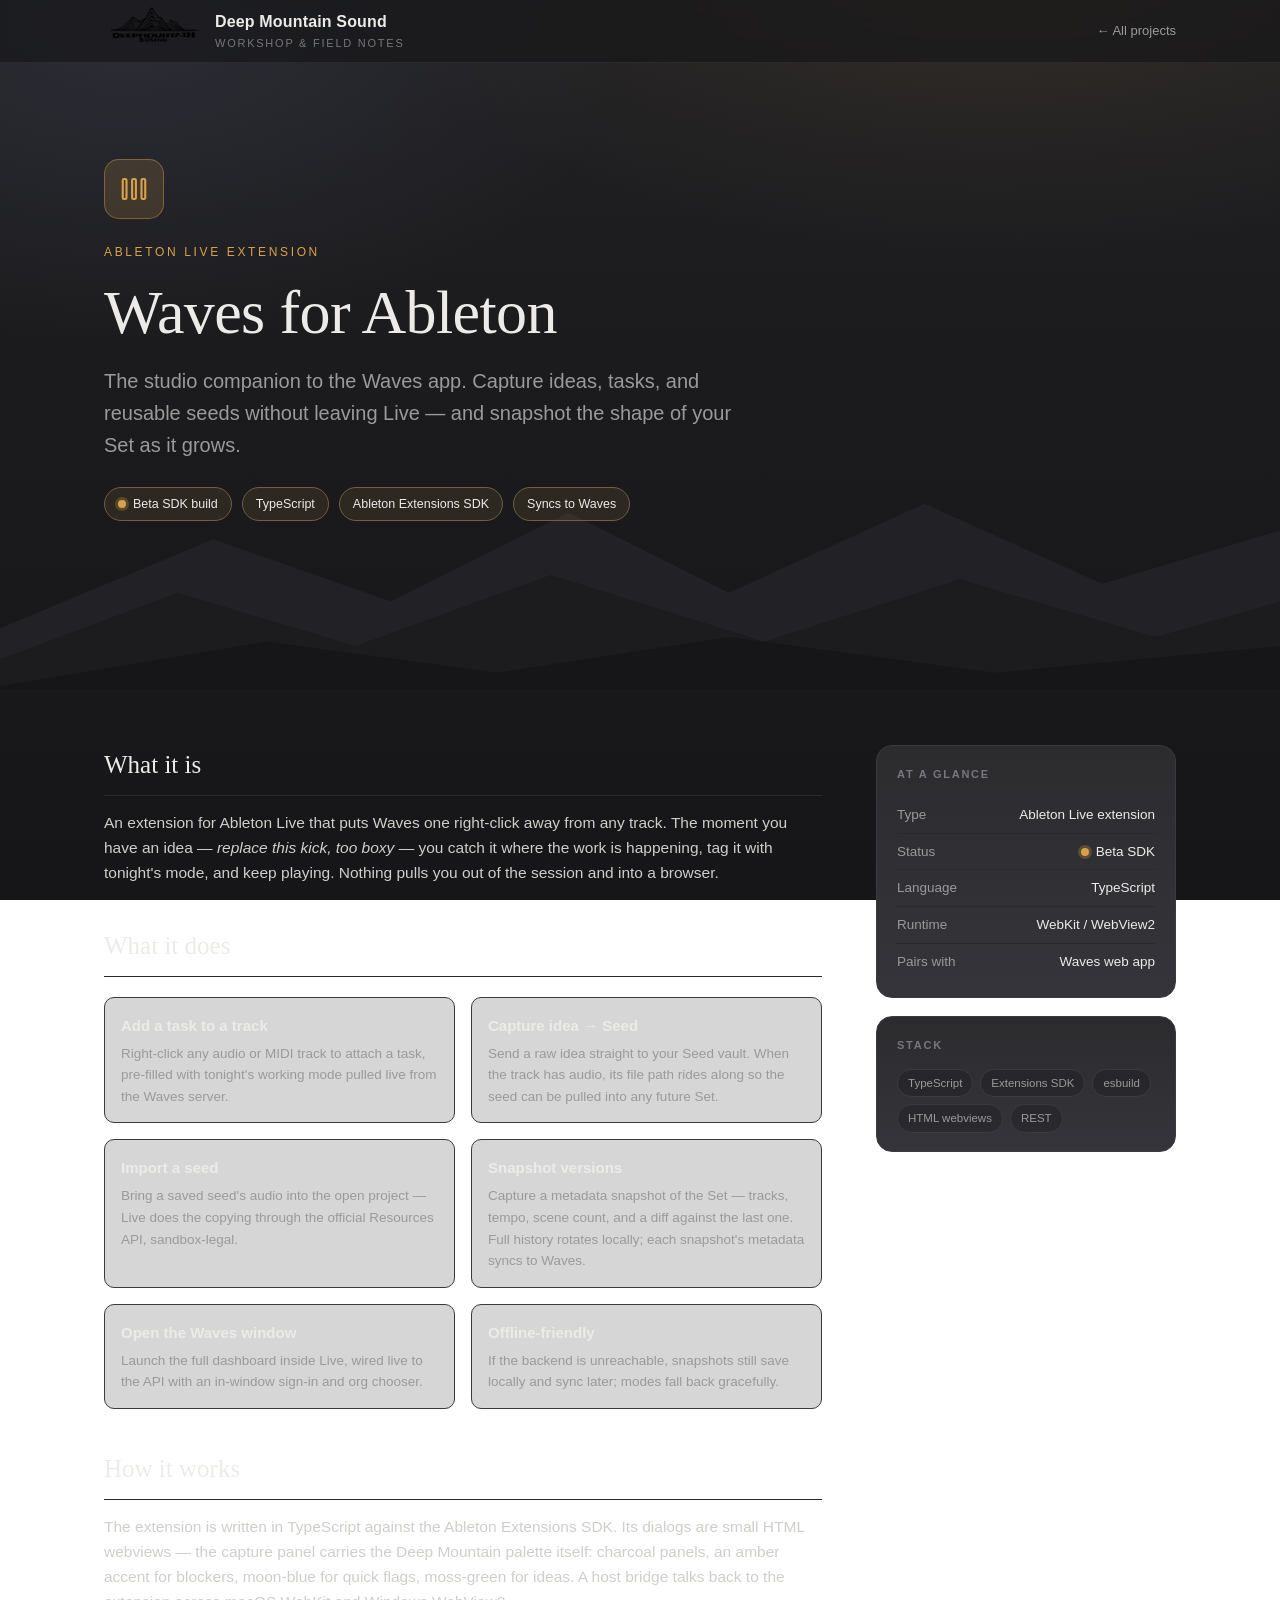
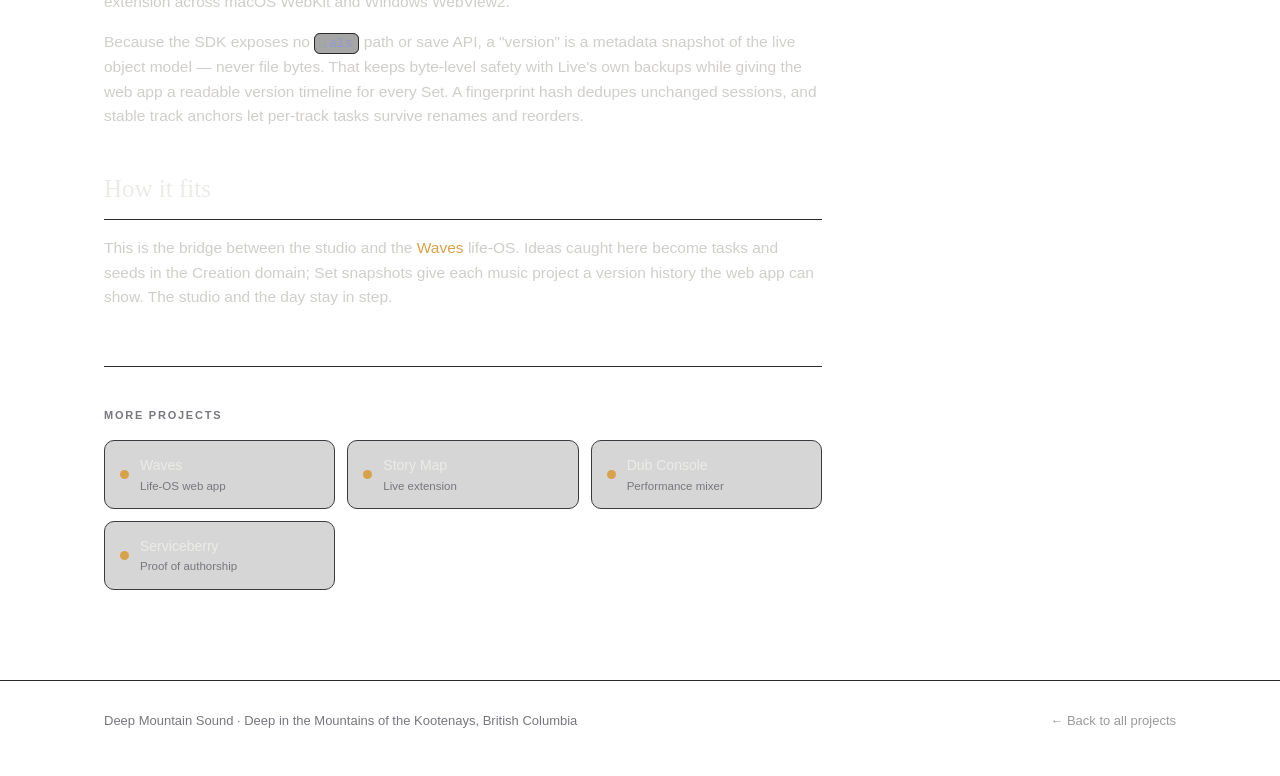
<file: waves-ableton.html>
<!doctype html>
<html lang="en">
<head>
<meta charset="utf-8" />
<meta name="viewport" content="width=device-width, initial-scale=1" />
<title>Waves for Ableton — Deep Mountain Sound</title>
<meta name="description" content="Capture ideas, tasks and seeds and snapshot Set versions from inside Ableton Live." />
<link rel="stylesheet" href="styles.css" />
<link rel="icon" href="data:image/svg+xml,%3Csvg xmlns='http://www.w3.org/2000/svg' viewBox='0 0 32 32'%3E%3Cpath d='M2 26L11 9l6 10 3-5 10 12z' fill='%23d8a24a'/%3E%3C/svg%3E" />
</head>
<body>

<header class="topbar">
  <div class="wrap">
    <a class="brand" href="index.html">
      <img src="./DeepLogo.png" style="width: 100px;" />
      <span>Deep Mountain Sound<small>workshop &amp; field notes</small></span>
    </a>
    <a class="back-link" href="index.html">← All projects</a>
  </div>
</header>

<section class="hero project-hero" style="--accent: var(--amber); padding-bottom:170px;">
  <div class="wrap">
    <div class="glyph-lg" aria-hidden="true">
      <svg width="30" height="30" viewBox="0 0 24 24" fill="none" stroke="currentColor" stroke-width="1.7" stroke-linecap="round">
        <rect x="3" y="4" width="3" height="16" rx="1"/><rect x="10.5" y="4" width="3" height="16" rx="1"/><rect x="18" y="4" width="3" height="16" rx="1"/>
      </svg>
    </div>
    <p class="eyebrow">Ableton Live extension</p>
    <h1>Waves for Ableton</h1>
    <p class="lede">The studio companion to the Waves app. Capture ideas, tasks, and reusable seeds without leaving Live — and snapshot the shape of your Set as it grows.</p>
    <div class="meta-row">
      <span class="pill"><span class="status-dot dot-build"></span>Beta SDK build</span>
      <span class="pill">TypeScript</span>
      <span class="pill">Ableton Extensions SDK</span>
      <span class="pill">Syncs to Waves</span>
    </div>
  </div>
  <svg class="ridge" viewBox="0 0 1440 320" preserveAspectRatio="none" aria-hidden="true">
    <path d="M0 250 L240 150 L440 220 L640 120 L820 210 L1040 110 L1240 200 L1440 140 L1440 320 L0 320 Z" fill="#232327" opacity="0.9"/>
    <path d="M0 285 L200 210 L400 270 L620 190 L860 265 L1080 195 L1300 260 L1440 220 L1440 320 L0 320 Z" fill="#1c1c1f"/>
    <path d="M0 315 L300 265 L560 300 L820 260 L1120 300 L1440 270 L1440 320 L0 320 Z" fill="#161618"/>
  </svg>
</section>

<div class="content" style="--accent: var(--amber);">
  <div class="wrap">
    <article class="prose">
      <h2>What it is</h2>
      <p>An extension for Ableton Live that puts Waves one right-click away from any track. The moment you have an idea — <em>replace this kick, too boxy</em> — you catch it where the work is happening, tag it with tonight's mode, and keep playing. Nothing pulls you out of the session and into a browser.</p>

      <h2>What it does</h2>
      <div class="feature-grid">
        <div class="feature"><h4>Add a task to a track</h4><p>Right-click any audio or MIDI track to attach a task, pre-filled with tonight's working mode pulled live from the Waves server.</p></div>
        <div class="feature"><h4>Capture idea → Seed</h4><p>Send a raw idea straight to your Seed vault. When the track has audio, its file path rides along so the seed can be pulled into any future Set.</p></div>
        <div class="feature"><h4>Import a seed</h4><p>Bring a saved seed's audio into the open project — Live does the copying through the official Resources API, sandbox-legal.</p></div>
        <div class="feature"><h4>Snapshot versions</h4><p>Capture a metadata snapshot of the Set — tracks, tempo, scene count, and a diff against the last one. Full history rotates locally; each snapshot's metadata syncs to Waves.</p></div>
        <div class="feature"><h4>Open the Waves window</h4><p>Launch the full dashboard inside Live, wired live to the API with an in-window sign-in and org chooser.</p></div>
        <div class="feature"><h4>Offline-friendly</h4><p>If the backend is unreachable, snapshots still save locally and sync later; modes fall back gracefully.</p></div>
      </div>

      <h2>How it works</h2>
      <p>The extension is written in TypeScript against the Ableton Extensions SDK. Its dialogs are small HTML webviews — the capture panel carries the Deep Mountain palette itself: charcoal panels, an amber accent for blockers, moon-blue for quick flags, moss-green for ideas. A host bridge talks back to the extension across macOS WebKit and Windows WebView2.</p>
      <p>Because the SDK exposes no <code>.als</code> path or save API, a "version" is a metadata snapshot of the live object model — never file bytes. That keeps byte-level safety with Live's own backups while giving the web app a readable version timeline for every Set. A fingerprint hash dedupes unchanged sessions, and stable track anchors let per-track tasks survive renames and reorders.</p>

      <h2>How it fits</h2>
      <p>This is the bridge between the studio and the <a href="waves.html" style="color:var(--amber);">Waves</a> life-OS. Ideas caught here become tasks and seeds in the Creation domain; Set snapshots give each music project a version history the web app can show. The studio and the day stay in step.</p>
    </article>

    <aside class="side">
      <div class="side-card">
        <h4>At a glance</h4>
        <div class="kv"><span class="k">Type</span><span class="v">Ableton Live extension</span></div>
        <div class="kv"><span class="k">Status</span><span class="v"><span class="status-dot dot-build"></span>Beta SDK</span></div>
        <div class="kv"><span class="k">Language</span><span class="v">TypeScript</span></div>
        <div class="kv"><span class="k">Runtime</span><span class="v">WebKit / WebView2</span></div>
        <div class="kv"><span class="k">Pairs with</span><span class="v">Waves web app</span></div>
      </div>
      <div class="side-card">
        <h4>Stack</h4>
        <div class="stacklist">
          <span class="tag">TypeScript</span><span class="tag">Extensions SDK</span><span class="tag">esbuild</span>
          <span class="tag">HTML webviews</span><span class="tag">REST</span>
        </div>
      </div>
    </aside>
  </div>

  <div class="wrap">
    <div class="more">
      <h4>More projects</h4>
      <div class="more-grid">
        <a class="more-item a-moon" href="waves.html"><span class="d"></span><span>Waves<small>Life-OS web app</small></span></a>
        <a class="more-item a-moss" href="storymap.html"><span class="d"></span><span>Story Map<small>Live extension</small></span></a>
        <a class="more-item a-rust" href="dub-console.html"><span class="d"></span><span>Dub Console<small>Performance mixer</small></span></a>
        <a class="more-item a-berry" href="serviceberry.html"><span class="d"></span><span>Serviceberry<small>Proof of authorship</small></span></a>
      </div>
    </div>
  </div>
</div>

<footer class="site">
  <div class="wrap">
    <span>Deep Mountain Sound · Deep in the Mountains of the Kootenays, British Columbia</span>
    <span><a href="index.html" style="color:var(--muted);">← Back to all projects</a></span>
  </div>
</footer>

</body>
</html>
</file>
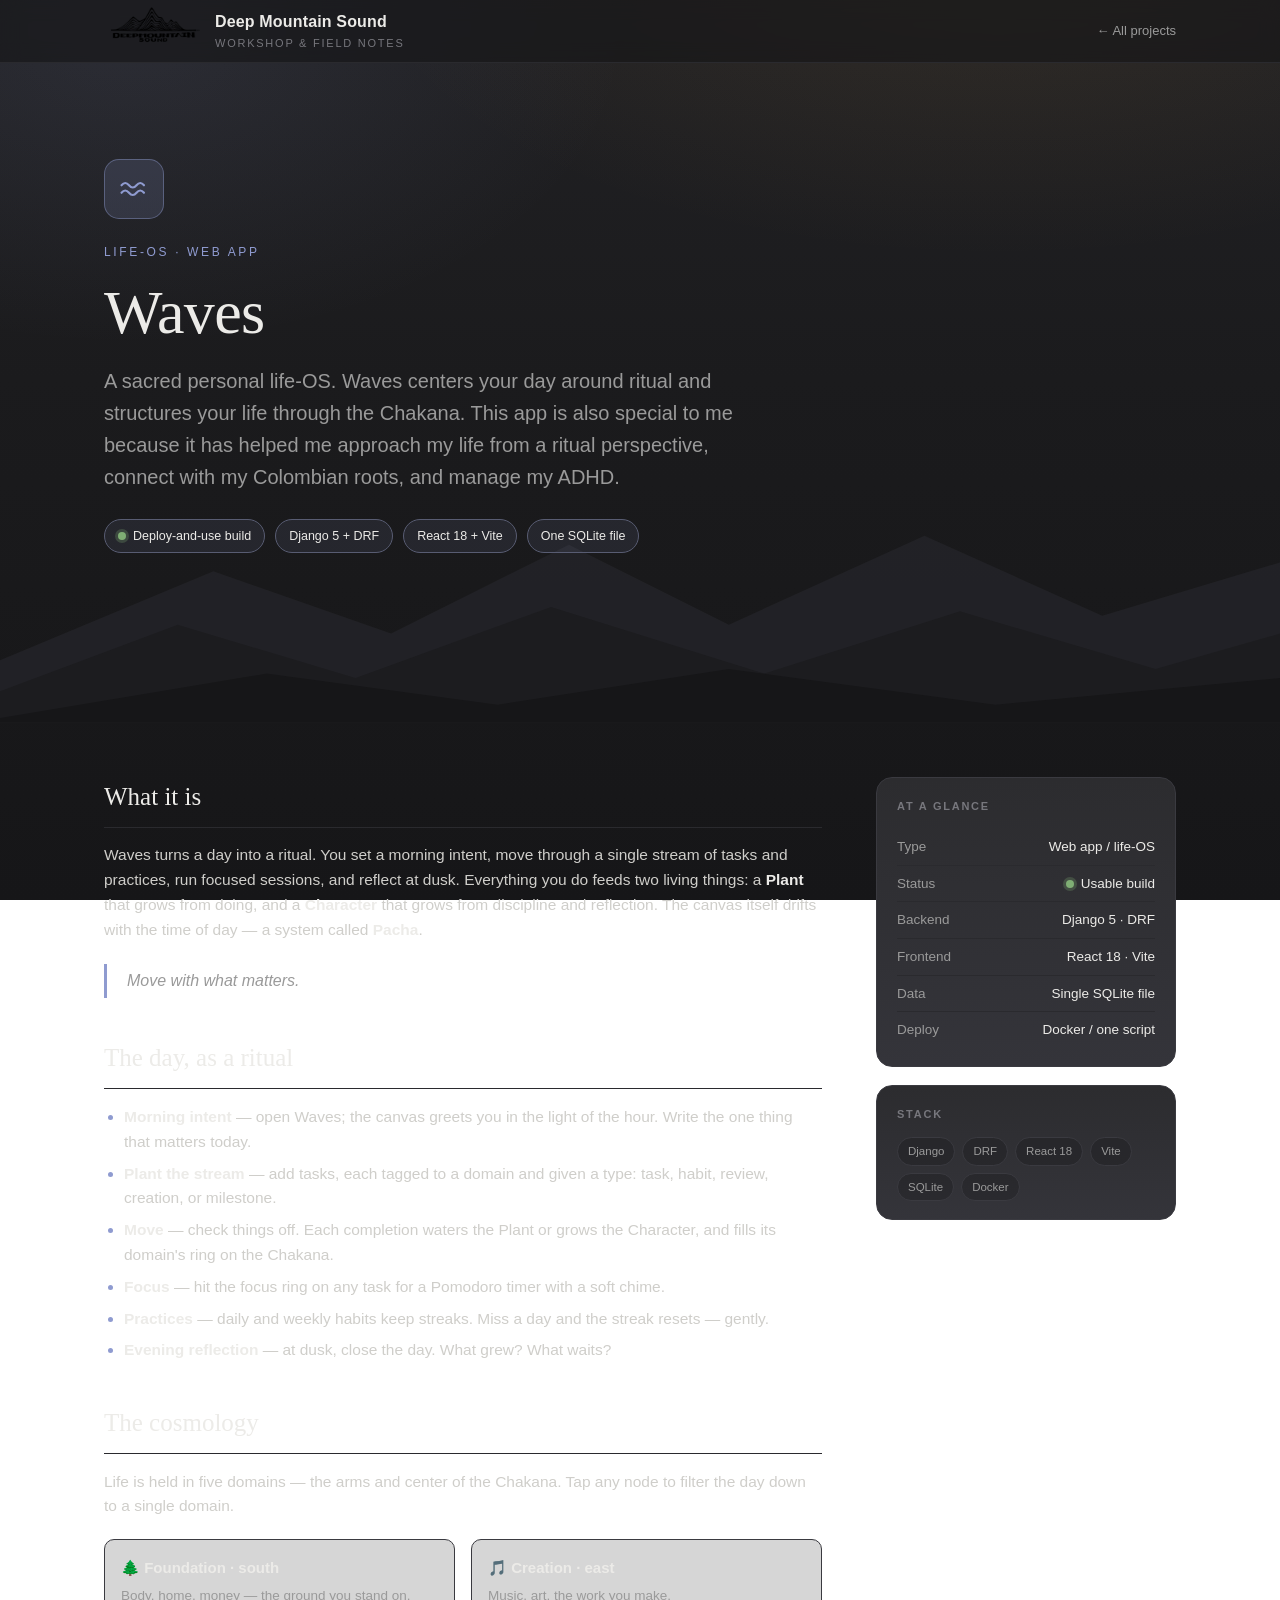
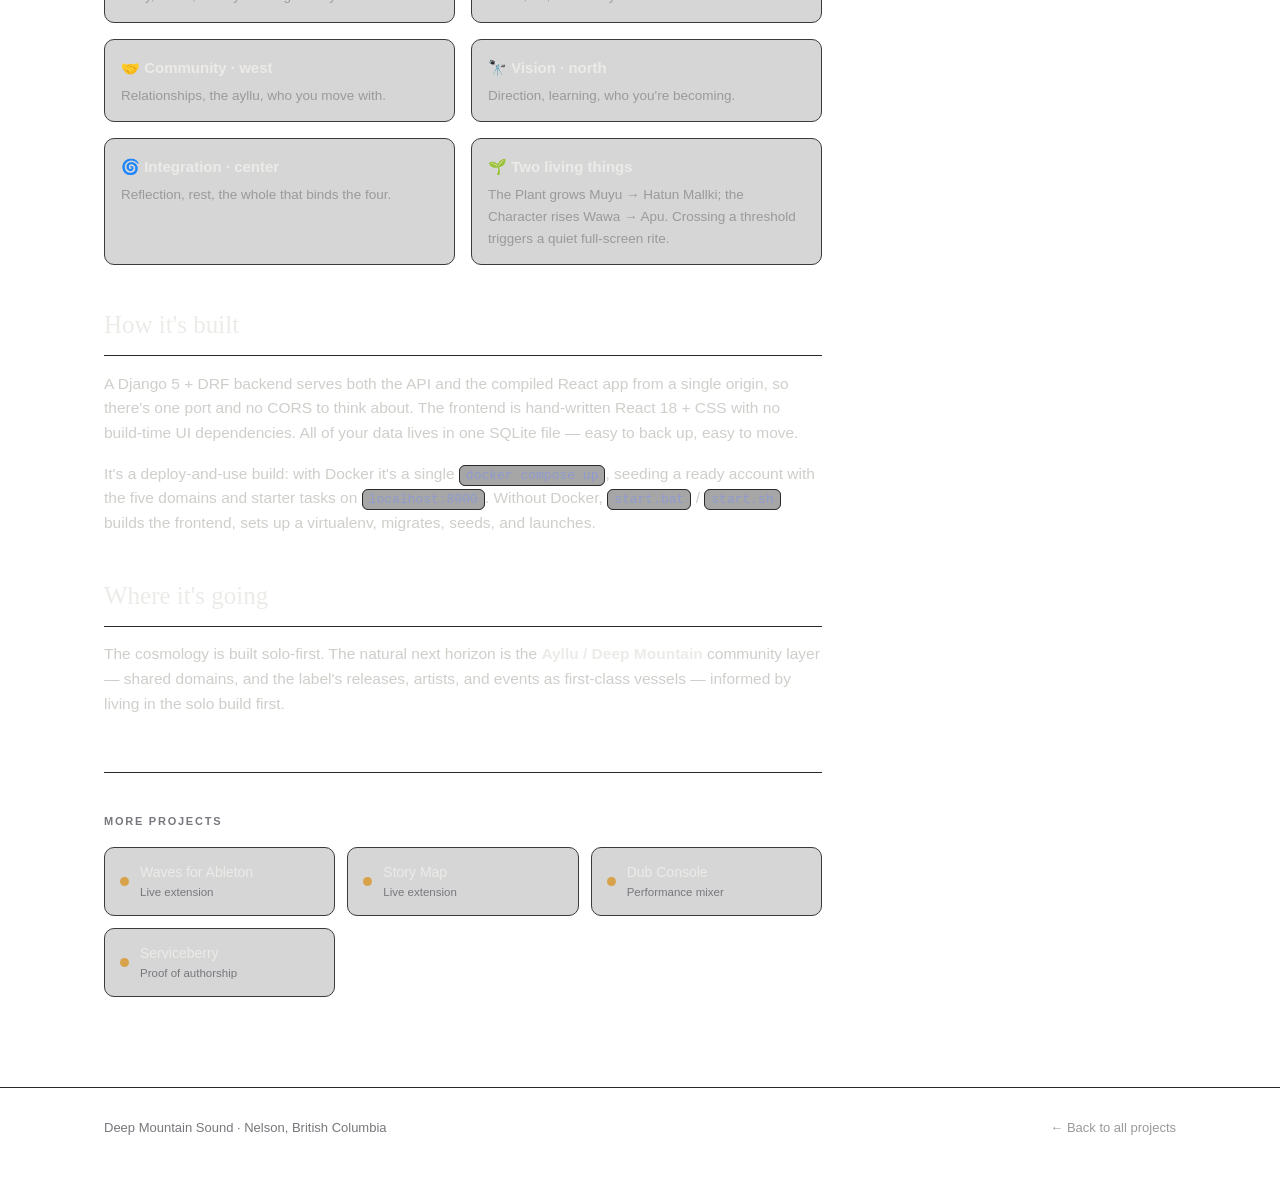
<file: waves.html>
<!doctype html>
<html lang="en">
<head>
<meta charset="utf-8" />
<meta name="viewport" content="width=device-width, initial-scale=1" />
<title>Waves — Deep Mountain Sound</title>
<meta name="description" content="A sacred personal life-OS built around ritual and the Andean Chakana." />
<link rel="stylesheet" href="styles.css" />
<link rel="icon" href="data:image/svg+xml,%3Csvg xmlns='http://www.w3.org/2000/svg' viewBox='0 0 32 32'%3E%3Cpath d='M2 26L11 9l6 10 3-5 10 12z' fill='%238f9bd0'/%3E%3C/svg%3E" />
</head>
<body>

<header class="topbar">
  <div class="wrap">
    <a class="brand" href="index.html">
      <img src="./DeepLogo.png" style="width: 100px;" />
      <span>Deep Mountain Sound<small>workshop &amp; field notes</small></span>
    </a>
    <a class="back-link" href="index.html">← All projects</a>
  </div>
</header>

<section class="hero project-hero" style="--accent: var(--moon); padding-bottom:170px;">
  <div class="wrap">
    <div class="glyph-lg" aria-hidden="true">
      <svg width="30" height="30" viewBox="0 0 24 24" fill="none" stroke="currentColor" stroke-width="1.7" stroke-linecap="round">
        <path d="M2 9c2-2.4 4-2.4 6 0s4 2.4 6 0 4-2.4 6 0"/><path d="M2 15c2-2.4 4-2.4 6 0s4 2.4 6 0 4-2.4 6 0"/>
      </svg>
    </div>
    <p class="eyebrow">Life-OS · Web app</p>
    <h1>Waves</h1>
    <p class="lede">A sacred personal life-OS. Waves centers your day around ritual and structures your life through the Chakana. This app is also special to me because it has helped me approach my life from a ritual perspective, connect with my Colombian roots, and manage my ADHD.</p>
    <div class="meta-row">
      <span class="pill"><span class="status-dot dot-live"></span>Deploy-and-use build</span>
      <span class="pill">Django 5 + DRF</span>
      <span class="pill">React 18 + Vite</span>
      <span class="pill">One SQLite file</span>
    </div>
  </div>
  <svg class="ridge" viewBox="0 0 1440 320" preserveAspectRatio="none" aria-hidden="true">
    <path d="M0 250 L240 150 L440 220 L640 120 L820 210 L1040 110 L1240 200 L1440 140 L1440 320 L0 320 Z" fill="#232327" opacity="0.9"/>
    <path d="M0 285 L200 210 L400 270 L620 190 L860 265 L1080 195 L1300 260 L1440 220 L1440 320 L0 320 Z" fill="#1c1c1f"/>
    <path d="M0 315 L300 265 L560 300 L820 260 L1120 300 L1440 270 L1440 320 L0 320 Z" fill="#161618"/>
  </svg>
</section>

<div class="content" style="--accent: var(--moon);">
  <div class="wrap">
    <article class="prose">
      <h2>What it is</h2>
      <p>Waves turns a day into a ritual. You set a morning intent, move through a single stream of tasks and practices, run focused sessions, and reflect at dusk. Everything you do feeds two living things: a <strong>Plant</strong> that grows from doing, and a <strong>Character</strong> that grows from discipline and reflection. The canvas itself drifts with the time of day — a system called <strong>Pacha</strong>.</p>
      <blockquote>Move with what matters.</blockquote>

      <h2>The day, as a ritual</h2>
      <ul>
        <li><strong>Morning intent</strong> — open Waves; the canvas greets you in the light of the hour. Write the one thing that matters today.</li>
        <li><strong>Plant the stream</strong> — add tasks, each tagged to a domain and given a type: task, habit, review, creation, or milestone.</li>
        <li><strong>Move</strong> — check things off. Each completion waters the Plant or grows the Character, and fills its domain's ring on the Chakana.</li>
        <li><strong>Focus</strong> — hit the focus ring on any task for a Pomodoro timer with a soft chime.</li>
        <li><strong>Practices</strong> — daily and weekly habits keep streaks. Miss a day and the streak resets — gently.</li>
        <li><strong>Evening reflection</strong> — at dusk, close the day. What grew? What waits?</li>
      </ul>

      <h2>The cosmology</h2>
      <p>Life is held in five domains — the arms and center of the Chakana. Tap any node to filter the day down to a single domain.</p>
      <div class="feature-grid">
        <div class="feature"><h4>🌲 Foundation · south</h4><p>Body, home, money — the ground you stand on.</p></div>
        <div class="feature"><h4>🎵 Creation · east</h4><p>Music, art, the work you make.</p></div>
        <div class="feature"><h4>🤝 Community · west</h4><p>Relationships, the ayllu, who you move with.</p></div>
        <div class="feature"><h4>🔭 Vision · north</h4><p>Direction, learning, who you're becoming.</p></div>
        <div class="feature"><h4>🌀 Integration · center</h4><p>Reflection, rest, the whole that binds the four.</p></div>
        <div class="feature"><h4>🌱 Two living things</h4><p>The Plant grows Muyu → Hatun Mallki; the Character rises Wawa → Apu. Crossing a threshold triggers a quiet full-screen rite.</p></div>
      </div>

      <h2>How it's built</h2>
      <p>A Django 5 + DRF backend serves both the API and the compiled React app from a single origin, so there's one port and no CORS to think about. The frontend is hand-written React 18 + CSS with no build-time UI dependencies. All of your data lives in one SQLite file — easy to back up, easy to move.</p>
      <p>It's a deploy-and-use build: with Docker it's a single <code>docker compose up</code>, seeding a ready account with the five domains and starter tasks on <code>localhost:8000</code>. Without Docker, <code>start.bat</code> / <code>start.sh</code> builds the frontend, sets up a virtualenv, migrates, seeds, and launches.</p>

      <h2>Where it's going</h2>
      <p>The cosmology is built solo-first. The natural next horizon is the <strong>Ayllu / Deep Mountain</strong> community layer — shared domains, and the label's releases, artists, and events as first-class vessels — informed by living in the solo build first.</p>
    </article>

    <aside class="side">
      <div class="side-card">
        <h4>At a glance</h4>
        <div class="kv"><span class="k">Type</span><span class="v">Web app / life-OS</span></div>
        <div class="kv"><span class="k">Status</span><span class="v"><span class="status-dot dot-live"></span>Usable build</span></div>
        <div class="kv"><span class="k">Backend</span><span class="v">Django 5 · DRF</span></div>
        <div class="kv"><span class="k">Frontend</span><span class="v">React 18 · Vite</span></div>
        <div class="kv"><span class="k">Data</span><span class="v">Single SQLite file</span></div>
        <div class="kv"><span class="k">Deploy</span><span class="v">Docker / one script</span></div>
      </div>
      <div class="side-card">
        <h4>Stack</h4>
        <div class="stacklist">
          <span class="tag">Django</span><span class="tag">DRF</span><span class="tag">React 18</span>
          <span class="tag">Vite</span><span class="tag">SQLite</span><span class="tag">Docker</span>
        </div>
      </div>
    </aside>
  </div>

  <div class="wrap">
    <div class="more">
      <h4>More projects</h4>
      <div class="more-grid">
        <a class="more-item a-amber" href="waves-ableton.html"><span class="d"></span><span>Waves for Ableton<small>Live extension</small></span></a>
        <a class="more-item a-moss" href="storymap.html"><span class="d"></span><span>Story Map<small>Live extension</small></span></a>
        <a class="more-item a-rust" href="dub-console.html"><span class="d"></span><span>Dub Console<small>Performance mixer</small></span></a>
        <a class="more-item a-berry" href="serviceberry.html"><span class="d"></span><span>Serviceberry<small>Proof of authorship</small></span></a>
      </div>
    </div>
  </div>
</div>

<footer class="site">
  <div class="wrap">
    <span>Deep Mountain Sound · Nelson, British Columbia</span>
    <span><a href="index.html" style="color:var(--muted);">← Back to all projects</a></span>
  </div>
</footer>

</body>
</html>
</file>
<file: styles.css>
/* ======================================================================
   Deep Mountain Sound — shared stylesheet
   Palette lifted from the Waves Ableton capture UI:
   charcoal base · amber #d8a24a · moon #8f9bd0 · moss #7fae74
   ====================================================================== */

:root {
  --bg:        #1b1b1d;
  --bg-2:      #212124;
  --panel:     #2c2c2f;
  --panel-2:   #34343a;
  --line:      #3a3a40;
  --line-soft: #2a2a2e;
  --text:      #ecebe8;
  --muted:     #9a9a9a;
  --muted-2:   #77777d;

  --amber: #d8a24a;
  --moon:  #8f9bd0;
  --moss:  #7fae74;
  --rust:  #cf7a4d;
  --berry: #a487c9;

  --maxw: 1120px;
  --radius: 16px;
  --radius-sm: 10px;
  --shadow: 0 18px 50px -24px rgba(0,0,0,.75);
  --serif: "Iowan Old Style", "Palatino Linotype", Palatino, Georgia, serif;
  --sans: -apple-system, BlinkMacSystemFont, "Segoe UI", Inter, Roboto, sans-serif;
}

* { box-sizing: border-box; }

html { scroll-behavior: smooth; }

body {
  margin: 0;
  font-family: var(--sans);
  color: var(--text);
  background:
    radial-gradient(1200px 600px at 78% -8%, rgba(216,162,74,.10), transparent 55%),
    radial-gradient(1000px 620px at 10% 4%, rgba(143,155,208,.10), transparent 50%),
    linear-gradient(180deg, var(--bg-2) 0%, var(--bg) 42%, #161618 100%);
  background-attachment: fixed;
  line-height: 1.6;
  -webkit-font-smoothing: antialiased;
  min-height: 100vh;
}

a { color: inherit; text-decoration: none; }

.wrap { max-width: var(--maxw); margin: 0 auto; padding: 0 24px; }

/* ---------------------------------------------------------------- ridges */
.ridge {
  position: absolute;
  left: 0; right: 0; bottom: 0;
  width: 100%;
  display: block;
  pointer-events: none;
  z-index: 0;
}

/* ---------------------------------------------------------------- top bar */
.topbar {
  position: sticky; top: 0; z-index: 20;
  backdrop-filter: blur(10px);
  background: rgba(22,22,24,.62);
  border-bottom: 1px solid var(--line-soft);
}
.topbar .wrap {
  display: flex; align-items: center; justify-content: space-between;
  height: 62px;
}
.brand { display: flex; align-items: center; gap: 11px; font-weight: 600; letter-spacing: .01em; }
.brand .mk { width: 26px; height: 26px; flex: 0 0 auto; }
.brand small { display:block; font-weight: 400; color: var(--muted-2); font-size: 11px; letter-spacing: .16em; text-transform: uppercase; }
.topnav { display: flex; gap: 22px; font-size: 14px; color: var(--muted); }
.topnav a:hover { color: var(--text); }
.back-link { font-size: 13px; color: var(--muted); display: inline-flex; align-items: center; gap: 7px; }
.back-link:hover { color: var(--amber); }

/* ---------------------------------------------------------------- hero */
.hero {
  position: relative;
  overflow: hidden;
  padding: 96px 0 200px;
}
.hero .wrap { position: relative; z-index: 2; }
.eyebrow {
  font-size: 12px; letter-spacing: .22em; text-transform: uppercase;
  color: var(--amber); margin: 0 0 18px;
}
.hero h1 {
  font-family: var(--serif);
  font-weight: 500;
  font-size: clamp(34px, 6vw, 62px);
  line-height: 1.04;
  margin: 0 0 20px;
  letter-spacing: -.01em;
}
.hero p.lede {
  font-size: clamp(16px, 2.1vw, 20px);
  color: var(--muted);
  max-width: 640px;
  margin: 0;
}

/* ---------------------------------------------------------------- cards */
.section-head { margin: 68px 0 6px; }
.section-head h2 {
  font-family: var(--serif); font-weight: 500;
  font-size: 26px; margin: 0 0 6px;
}
.section-head p { color: var(--muted); margin: 0; }

.cards {
  display: grid;
  grid-template-columns: repeat(auto-fill, minmax(320px, 1fr));
  gap: 22px;
  margin: 34px 0 10px;
}
.card {
  position: relative;
  display: flex; flex-direction: column;
  background: linear-gradient(180deg, var(--panel) 0%, var(--panel-2) 100%);
  border: 1px solid var(--line);
  border-radius: var(--radius);
  padding: 26px 24px 22px;
  box-shadow: var(--shadow);
  transition: transform .22s ease, border-color .22s ease, box-shadow .22s ease;
  overflow: hidden;
  --accent: var(--amber);
}
.card::before {
  content: "";
  position: absolute; top: 0; left: 0; right: 0; height: 3px;
  background: linear-gradient(90deg, var(--accent), transparent 85%);
  opacity: .9;
}
.card:hover {
  transform: translateY(-5px);
  border-color: color-mix(in srgb, var(--accent) 55%, var(--line));
  box-shadow: 0 26px 60px -26px rgba(0,0,0,.85);
}
.card .glyph {
  width: 46px; height: 46px; border-radius: 12px;
  display: grid; place-items: center;
  background: color-mix(in srgb, var(--accent) 16%, transparent);
  border: 1px solid color-mix(in srgb, var(--accent) 40%, transparent);
  color: var(--accent);
  margin-bottom: 18px;
}
.card h3 { font-size: 20px; margin: 0 0 4px; font-weight: 600; }
.card .kicker { font-size: 12px; letter-spacing: .14em; text-transform: uppercase; color: var(--accent); margin: 0 0 12px; }
.card p { color: var(--muted); margin: 0 0 18px; font-size: 15px; }
.card .tags { display: flex; flex-wrap: wrap; gap: 7px; margin-top: auto; }
.tag {
  font-size: 11.5px; color: var(--muted);
  border: 1px solid var(--line);
  background: rgba(0,0,0,.18);
  padding: 4px 10px; border-radius: 999px;
}
.card .go {
  margin-top: 18px; font-size: 14px; font-weight: 600;
  color: var(--accent); display: inline-flex; align-items: center; gap: 8px;
}
.card:hover .go .arr { transform: translateX(4px); }
.go .arr { transition: transform .2s ease; }

/* accent variants */
.a-moon  { --accent: var(--moon); }
.a-amber { --accent: var(--amber); }
.a-moss  { --accent: var(--moss); }
.a-rust  { --accent: var(--rust); }
.a-berry { --accent: var(--berry); }

/* ---------------------------------------------------------------- project page */
.project-hero { --accent: var(--amber); }
.project-hero .eyebrow { color: var(--accent); }
.project-hero .glyph-lg {
  width: 60px; height: 60px; border-radius: 15px; margin-bottom: 24px;
  display: grid; place-items: center;
  background: color-mix(in srgb, var(--accent) 16%, transparent);
  border: 1px solid color-mix(in srgb, var(--accent) 42%, transparent);
  color: var(--accent);
}
.meta-row { display: flex; flex-wrap: wrap; gap: 10px; margin-top: 26px; }
.pill {
  font-size: 12.5px; color: var(--text);
  border: 1px solid color-mix(in srgb, var(--accent) 35%, var(--line));
  background: color-mix(in srgb, var(--accent) 10%, transparent);
  padding: 6px 13px; border-radius: 999px;
}

.content { padding: 54px 0 90px; position: relative; z-index: 2; }
.content .wrap { display: grid; grid-template-columns: 1fr 300px; gap: 54px; }
@media (max-width: 860px) { .content .wrap { grid-template-columns: 1fr; } }

.prose h2 {
  font-family: var(--serif); font-weight: 500;
  font-size: 25px; margin: 40px 0 14px;
  padding-bottom: 10px; border-bottom: 1px solid var(--line-soft);
}
.prose h2:first-child { margin-top: 0; }
.prose h3 { font-size: 17px; margin: 26px 0 8px; color: var(--text); }
.prose p, .prose li { color: #cfceca; font-size: 15.5px; }
.prose ul { padding-left: 20px; }
.prose li { margin: 7px 0; }
.prose li::marker { color: var(--accent); }
.prose strong { color: var(--text); }
.prose blockquote {
  margin: 22px 0; padding: 4px 20px;
  border-left: 3px solid var(--accent);
  color: var(--muted); font-style: italic;
}
.prose code {
  font-family: "SF Mono", ui-monospace, Menlo, Consolas, monospace;
  font-size: 13px; background: rgba(0,0,0,.35);
  border: 1px solid var(--line-soft);
  padding: 2px 6px; border-radius: 6px; color: var(--moon);
}

/* feature grid */
.feature-grid { display: grid; grid-template-columns: 1fr 1fr; gap: 16px; margin: 20px 0; }
@media (max-width: 560px) { .feature-grid { grid-template-columns: 1fr; } }
.feature {
  border: 1px solid var(--line); border-radius: var(--radius-sm);
  background: rgba(0,0,0,.16); padding: 16px 16px 15px;
}
.feature h4 { margin: 0 0 5px; font-size: 15px; color: var(--text); }
.feature p { margin: 0; font-size: 13.5px; color: var(--muted); }

/* sidebar */
.side { position: sticky; top: 86px; align-self: start; }
.side-card {
  border: 1px solid var(--line); border-radius: var(--radius);
  background: linear-gradient(180deg, var(--panel) 0%, var(--panel-2) 100%);
  padding: 20px 20px 18px; margin-bottom: 18px;
}
.side-card h4 {
  font-size: 11px; letter-spacing: .16em; text-transform: uppercase;
  color: var(--muted-2); margin: 0 0 14px;
}
.kv { display: flex; justify-content: space-between; gap: 14px; font-size: 13.5px; padding: 7px 0; border-bottom: 1px solid var(--line-soft); }
.kv:last-child { border-bottom: 0; }
.kv .k { color: var(--muted); }
.kv .v { color: var(--text); text-align: right; }
.stacklist { display: flex; flex-wrap: wrap; gap: 7px; }

.status-dot { display: inline-block; width: 8px; height: 8px; border-radius: 50%; margin-right: 7px; vertical-align: middle; }
.dot-live { background: var(--moss); box-shadow: 0 0 0 3px color-mix(in srgb, var(--moss) 25%, transparent); }
.dot-build { background: var(--amber); box-shadow: 0 0 0 3px color-mix(in srgb, var(--amber) 25%, transparent); }
.dot-early { background: var(--moon); box-shadow: 0 0 0 3px color-mix(in srgb, var(--moon) 25%, transparent); }

/* other-projects footer nav */
.more { border-top: 1px solid var(--line-soft); padding: 40px 0 0; margin-top: 40px; }
.more h4 { font-size: 11px; letter-spacing: .16em; text-transform: uppercase; color: var(--muted-2); margin: 0 0 16px; }
.more-grid { display: grid; grid-template-columns: repeat(auto-fill, minmax(200px,1fr)); gap: 12px; }
.more-item {
  border: 1px solid var(--line); border-radius: var(--radius-sm);
  padding: 13px 15px; background: rgba(0,0,0,.16);
  display: flex; align-items: center; gap: 11px;
  transition: border-color .2s ease, transform .2s ease;
  --accent: var(--amber);
}
.more-item:hover { transform: translateY(-3px); border-color: color-mix(in srgb, var(--accent) 55%, var(--line)); }
.more-item .d { width: 9px; height: 9px; border-radius: 50%; background: var(--accent); flex: 0 0 auto; }
.more-item span { font-size: 14px; }
.more-item small { display:block; color: var(--muted-2); font-size: 11.5px; }

/* footer */
footer.site {
  border-top: 1px solid var(--line-soft);
  padding: 30px 0 44px; color: var(--muted-2); font-size: 13px;
}
footer.site .wrap { display: flex; justify-content: space-between; flex-wrap: wrap; gap: 12px; }

/* misc */
.divider-note { text-align: center; color: var(--muted-2); font-size: 13px; font-style: italic; margin: 40px 0 0; }
</file>
